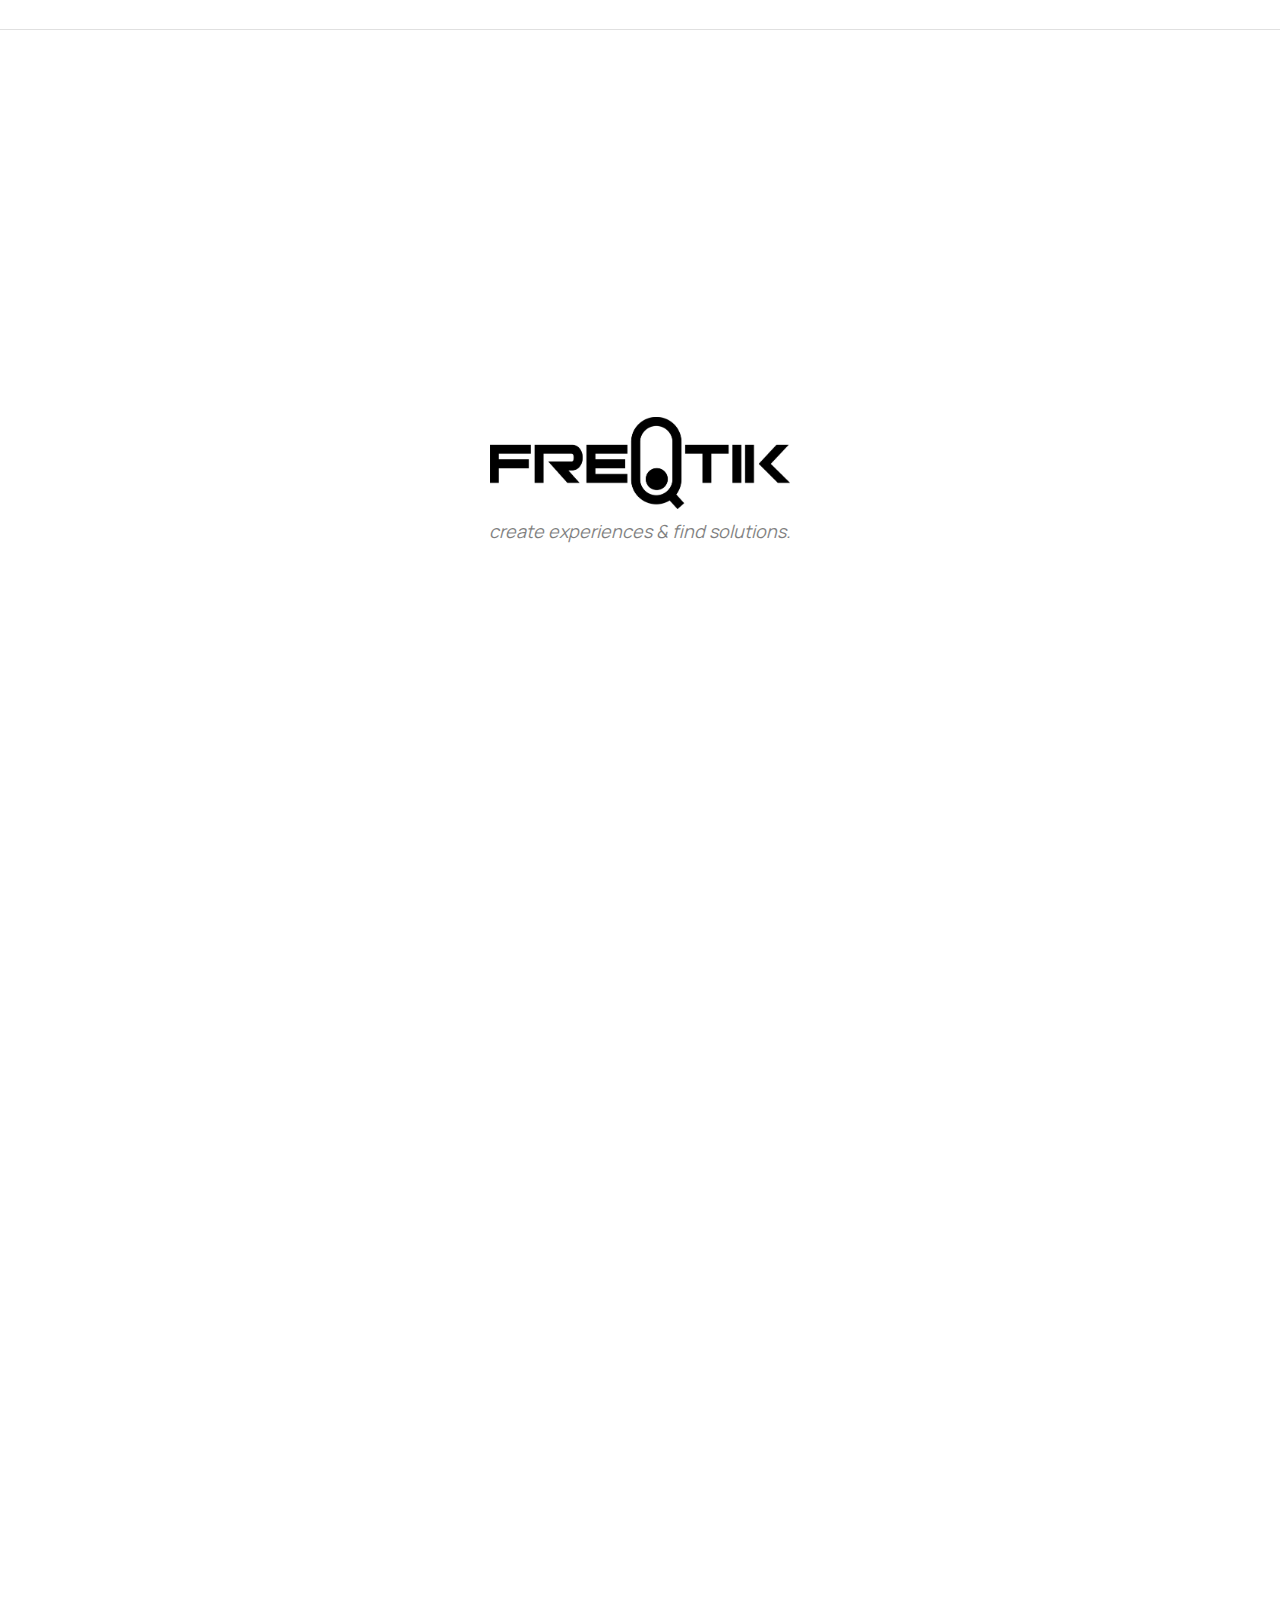
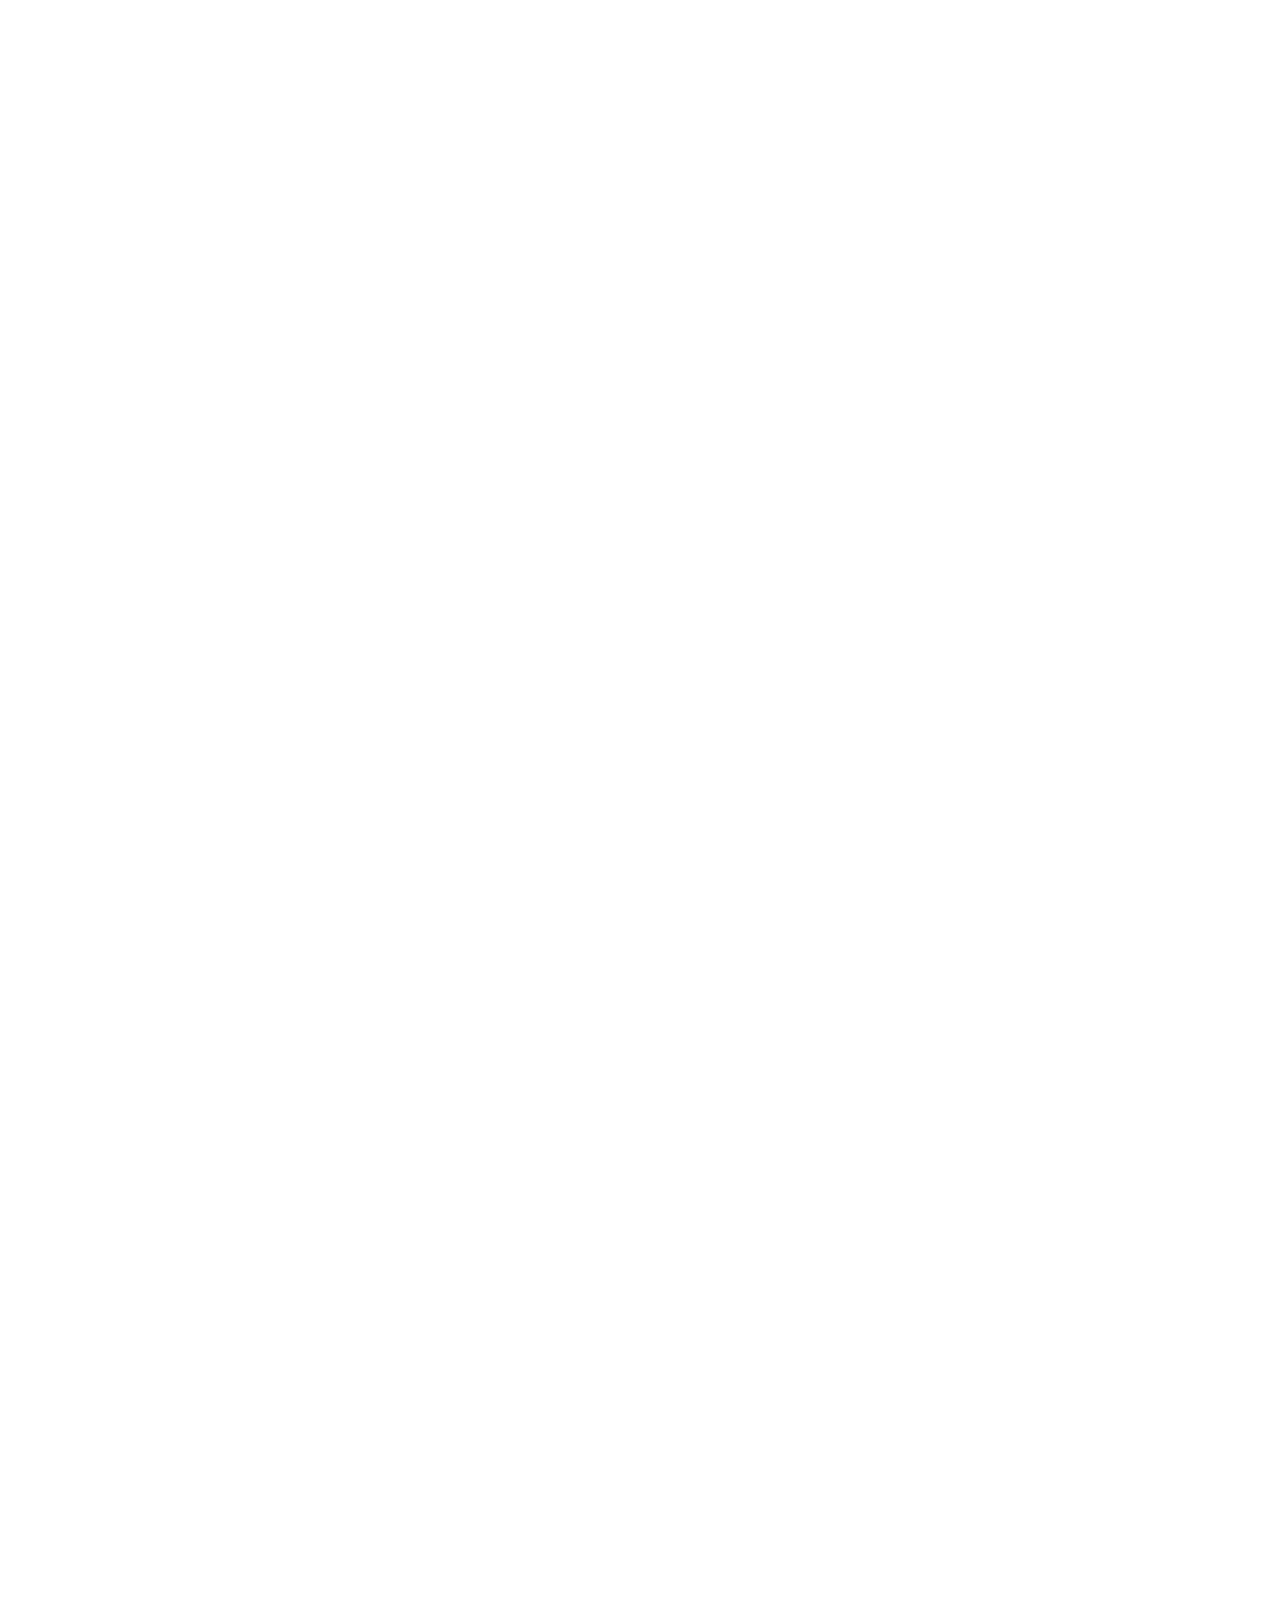
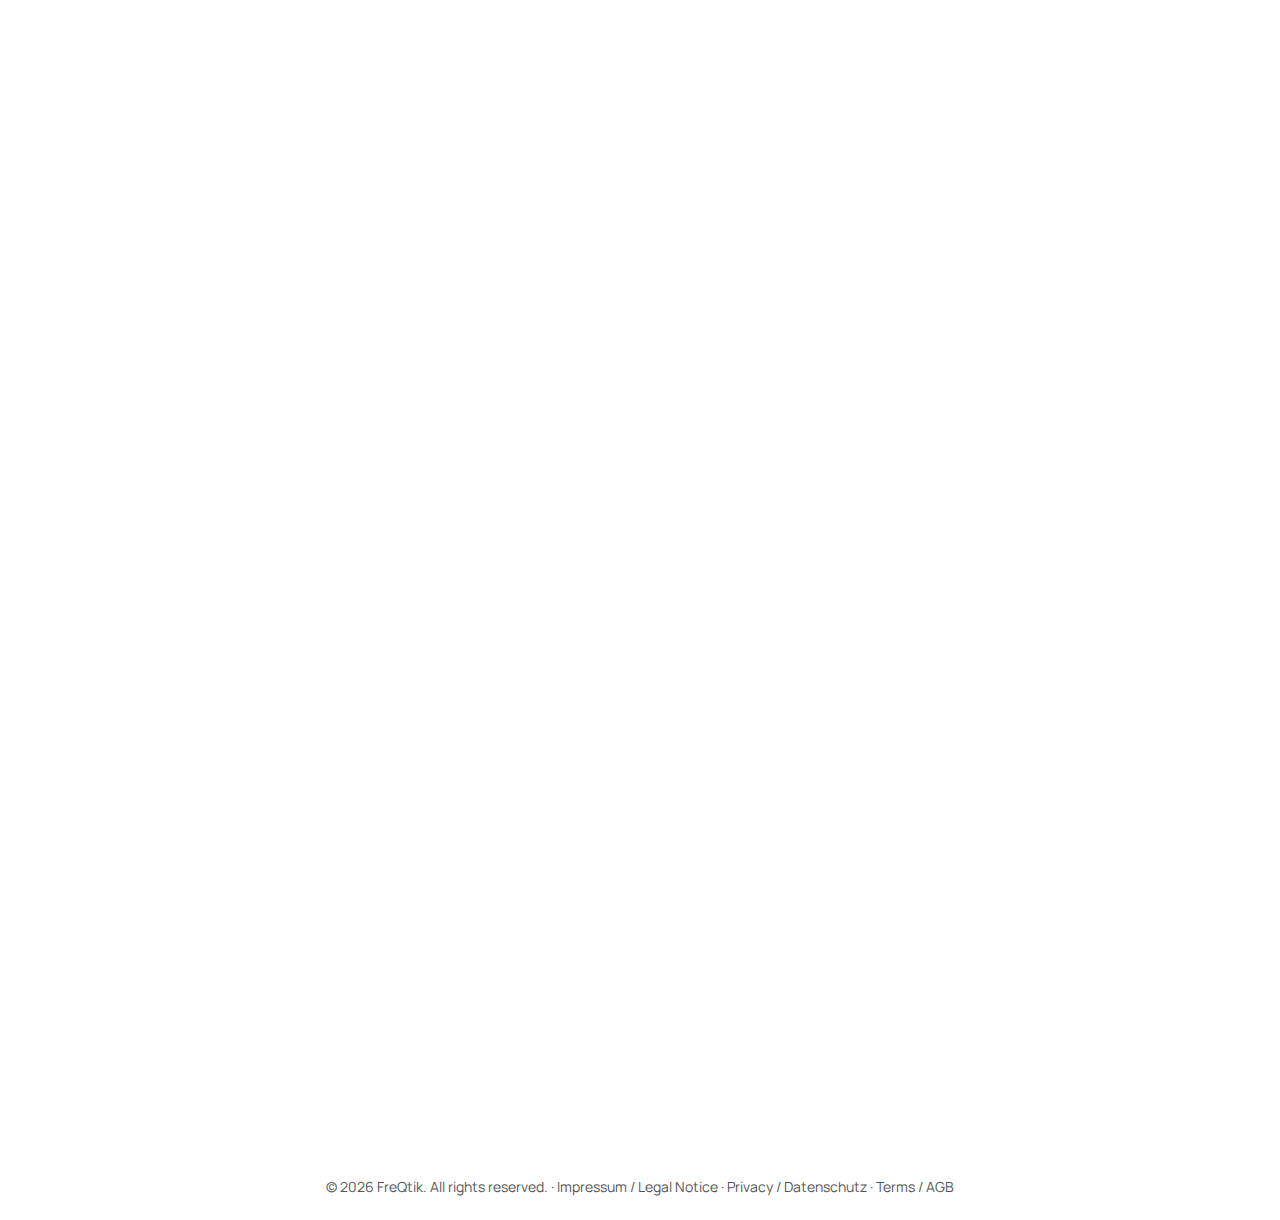
<file: index.html>
<!DOCTYPE html>
<html lang="en">
<head>
  <meta charset="UTF-8" />
  <meta name="viewport" content="width=device-width, initial-scale=1.0" />
  <title>FreQtik</title>
  <link rel="icon" type="image/png" href="QLogoPNGBlack_17x30.png">
  <link href="https://fonts.googleapis.com/css2?family=Manrope:wght@300;600&display=swap" rel="stylesheet">
  <meta name="description" content="FreQtik — one-person studio, building professional audio tools, software solutions and games.">
  <style>
    :root {
      --bg: #fff;
      --text: #000;
      --muted: #666;
      --line: #e0e0e0;
      --shadow: rgba(0,0,0,0.08);
      --accent: #111;
      --accent2:#0b0b0b;
      --header-height: 200px;
      --rad: 14px;
    }
    * { margin:0; padding:0; box-sizing:border-box; font-family:'Manrope',sans-serif; }
    html {
      background:var(--bg); color:var(--text);
      overflow-x:hidden; scroll-behavior:smooth;
      scroll-padding-top:var(--header-height);
    }
    body {
      overflow-x:hidden;
      min-height:100vh;
      display:flex;
      flex-direction:column;
    }
     @media (min-width:901px){
      main > section:first-of-type {
        min-height: calc(100vh - 80px);
      }
    }
    /* INTRO */
    .intro {
      position:fixed; inset:0;
      background:var(--bg);
      display:flex; flex-direction:column;
      justify-content:center; align-items:center;
      z-index:9999;
      transition:opacity 1.5s,filter 1.5s;
    }
    .intro.hidden { opacity:0; filter:blur(8px); pointer-events:none; }
    .intro img { width:300px; max-width:90vw; }
    .intro p { margin-top:10px; font-size:18px; font-style:italic; opacity:0.5; }

    /* HEADER & TOGGLE */
    #menuToggle {
      position:fixed; top:10px; left:10px;
      z-index:200; background:none; border:none;
      font-size:24px; display:none; cursor:pointer;
    }
    header {
      position:fixed; top:0; left:0; right:0;
      background:var(--bg); z-index:100;
      box-shadow:0 4px 10px var(--shadow);
      transition:transform 0.3s;
      overflow:visible;
    }
    .logo-container {
      height:150px; border-bottom:1px solid var(--line);
      display:flex; justify-content:center; align-items:center;
    }
    .logo-button {
      background:none;
      border:none;
      padding:0;
      cursor:pointer;
      display:flex;
      align-items:center;
      justify-content:center;
    }
    .logo-container img {
      height:120px;
    }

    /* NAV */
    nav {
      display:flex; justify-content:center;
      padding:20px 0; border-bottom:1px solid var(--line);
      overflow:visible;
    }
    nav ul {
      display:flex; gap:40px; list-style:none; align-items:center;
    }
    nav ul li { position:relative; }
    nav ul li button, nav ul li a.nav-link {
      background:none; border:none; font-weight:600;
      font-size:16px; color:var(--text);
      padding:8px 16px; cursor:pointer;
      transition:transform 0.2s;
      text-decoration:none;
    }
    nav ul li button:hover,
    nav ul li a.nav-link:hover {
      transform:scale(1.05);
    }

    /* DROPDOWNS */
    .dropdown-content {
      display:none; position:absolute; top:100%; left:0;
      background:var(--bg); border:1px solid var(--line);
      padding:10px 15px; min-width:220px;
      box-shadow:0 4px 8px var(--shadow); z-index:999;
      white-space:nowrap;
    }
    nav ul li.dropdown:last-child .dropdown-content { left:auto; right:0; }

    .dropdown-open .dropdown-content { display:block; animation:fadeIn 0.3s; }

    .dropdown-content a {
      display:block; margin-bottom:12px;
      text-decoration:none; color:var(--text);
      font-size:16px;
      transition:transform 0.15s ease-out;
    }
    .dropdown-content a:last-child { margin-bottom:0; }
    .dropdown-content a:hover {
      transform:scale(1.03);
    }

    @keyframes fadeIn { from{opacity:0;transform:translateY(-5px);} to{opacity:1;transform:translateY(0);} }

    /* CONTENT */
    .content-container {
      padding-top:var(--header-height);
      flex:1 0 auto;
    }
    .responsive-iframe { display:block; width:100%; max-width:600px; height:300px; border:none; }
    section {
      padding:60px 20px; max-width:1100px; margin:auto;
      border-bottom:1px solid var(--line);
      opacity:0; transform:translateY(30px);
      animation:slideIn 0.6s ease forwards;
    }
    @keyframes slideIn { from{opacity:0;transform:translateY(30px);} to{opacity:1;transform:translateY(0);} }
    section h2 { margin-bottom:20px; font-size:32px; border-bottom:1px solid var(--line); padding-bottom:5px; }
    section p, section ul { font-size:16px; line-height:1.65; color:var(--text); }
    section small { color:var(--muted); }
    section ul { list-style: disc; list-style-position: outside; padding-left: 1.15em; }
    .flex-container {
      display:flex; gap:20px; flex-wrap:wrap; justify-content:center; margin-top:20px;
    }
    .flex-container a {
      display:flex; align-items:center; gap:8px; text-decoration:none; font-size:16px; color:var(--text);
      padding:6px 12px; border-bottom:1px solid transparent; transition:border-color 0.3s;
    }
    .flex-container a:hover { border-bottom:1px solid var(--text); }
    .social-icon { width:20px; height:20px; }
/* INCLUDED APPS: image left + no cropping */
.apps-grid{
  display:grid;
  gap:18px;
  grid-template-columns: repeat(2, minmax(0,1fr));
}

@media (max-width:900px){
  .apps-grid{ grid-template-columns: 1fr; }
}

.app-tile{
  display:flex;
  gap:16px;
  align-items:flex-start;
}

.app-tile--wide{
  grid-column: 1 / -1;
}

.app-tile__media{
  flex:0 0 180px;
  max-width:180px;
  border:1px solid var(--line);
  border-radius: var(--rad);
  background:#fff;
  box-shadow:0 2px 10px var(--shadow);
  padding:10px;
}

.app-tile__media img{
  display:block;
  width:100%;
  height:auto;
  object-fit:contain;
}

.app-tile__body{
  min-width:0;
  flex:1;
}

    /* PRODUCT UI */
    .hero{
  display:grid;
  gap:32px;
  align-items:center;

  /* Image left, copy right (desktop) */
  grid-template-columns: minmax(0,1.4fr) minmax(0,2fr);
  grid-template-areas: "media copy";
}

.hero-art{ grid-area: media; }
.hero-copy{ grid-area: copy; }

/* Mobile: stack tiles vertically (image on top, copy below) */
@media (max-width:700px){
  .app-tile{
    flex-direction: column;
    align-items: stretch;
  }
  .app-tile__media{
    flex: 0 0 auto;
    max-width: 100%;
  }
}

/* Mobile: image on top, copy below */
@media (max-width:600px){
  .hero{
    grid-template-columns: 1fr;
    grid-template-areas:
      "media"
      "copy";
  }
}

.hero-art .card img {
      display:block;
      width:100%;
      height:auto;
      object-fit:contain;
    }
    .hero h1 { font-size:40px; line-height:1.1; }
    .tagline { color:var(--muted); font-weight:600; }
    .cta-row { display:flex; gap:12px; flex-wrap:wrap; margin-top:14px; }
    .btn {
      display:inline-flex; align-items:center; justify-content:center;
      padding:10px 16px; border-radius:var(--rad);
      border:1px solid var(--text); background:#fff; color:#000; text-decoration:none; font-weight:600;
      transition:transform .15s, box-shadow .2s, background .2s, color .2s;
      box-shadow:0 2px 6px var(--shadow);
    }
    .btn:hover { transform:translateY(-1px); }
    .btn.primary { background:var(--text); color:#fff; border-color:var(--text); }
    .btn.ghost { border-style:dashed; }
    .grid {
      display:grid; gap:18px; grid-template-columns: repeat(3,1fr);
    }
    .card {
      border:1px solid var(--line); border-radius:var(--rad); padding:18px;
      box-shadow:0 4px 12px var(--shadow);
      background:#fff;
    }
    .card h3 { font-size:20px; margin-bottom:8px; }
    .price { font-weight:800; font-size:26px; margin:8px 0 2px; }
    .sub { color:var(--muted); font-size:13px; }
    .badge { display:inline-block; font-size:12px; padding:4px 8px; border-radius:999px; border:1px solid var(--line); margin-left:8px; color:#333; }
    .popular { border-color:#111; box-shadow:0 8px 20px var(--shadow); position:relative; }
    .popular::after{
      content:"Most popular"; position:absolute; top:10px; right:10px; font-size:11px;
      padding:4px 8px; border:1px solid var(--line); border-radius:999px; background:#fff;
    }
    .matrix { width:100%; border-collapse:collapse; margin-top:8px; }
    .matrix th, .matrix td { border:1px solid var(--line); padding:10px; font-size:14px; text-align:center; }
    .matrix th { background:#fafafa; }
    .muted { color:var(--muted); }
    .kicker { text-transform:uppercase; letter-spacing:.12em; font-weight:800; font-size:12px; color:#333; }
    .note { font-size:13px; color:var(--muted); margin-top:8px; }
    .cols { display:grid; grid-template-columns:1fr 1fr; gap:18px; }
    .list { margin-top:8px; list-style: disc; list-style-position: outside; padding-left: 1.15em; }
    .list li { margin:6px 0; }
    .hr { height:1px; background:var(--line); margin:18px 0; }
    .tiny { font-size:12px; color:var(--muted); }

    /* MEDIA PANE (product images) */
    .media-pane { border:1px solid var(--line); border-radius:var(--rad); overflow:hidden; box-shadow:0 4px 12px var(--shadow); background:#000; display:flex; align-items:center; justify-content:center; aspect-ratio: 16/10; }
    .media-pane img { width:100%; height:100%; object-fit:cover; display:block; filter:saturate(0.95) contrast(1.02); }
    .media-hide { display:none; }

    /* APPLE-LIKE DARK BAND (used for Anvil & Smith tips & Forge) */
    .band-dark {
      padding:80px 0;
      max-width:100%;
      margin:0;
      background:#000;
      color:#f5f5f5;
      border-bottom:none;
    }
    .band-dark .band-inner {
      max-width:1100px;
      margin:0 auto;
      padding:0 20px;
    }
    .band-dark h2 {
      border-bottom:none;
      font-size:32px;
      margin-bottom:6px;
      padding-bottom:0;
      color:#f5f5f5;
    }
    .band-dark .kicker {
      color:#bbb;
    }
    .band-dark p,
    .band-dark li {
      color:#e0e0e0;
    }
    .band-dark .muted {
      color:#9a9a9a;
    }

    .anvil-slides {
      margin-top:32px;
      display:flex;
      gap:16px;
      overflow-x:scroll;
      overflow-y:hidden;
      scroll-snap-type:none;
      padding:24px 0 32px 0;
      -webkit-overflow-scrolling:touch;
      width:100vw;
      margin-left:calc(50% - 50vw); /* full-bleed, like Apple */
      scrollbar-width:none;         /* Firefox hide scrollbar */
      -ms-overflow-style:none;      /* IE/Edge hide scrollbar */
    }
    .anvil-slides::-webkit-scrollbar {
      display:none;                 /* Chrome/Safari hide scrollbar */
    }
        .anvil-dots {
      display:flex;
      justify-content:center;
      gap:8px;
      margin:18px 0 10px;
    }

    .anvil-dot {
      width:8px;
      height:8px;
      border-radius:999px;
      border:1px solid #fff;
      background:rgba(255,255,255,0.4);
      opacity:0.7;
      cursor:pointer;
      padding:0;
      outline:none;
      transition:background 0.2s ease, transform 0.2s ease, opacity 0.2s ease;
    }

    .anvil-dot.is-active {
      background:#fff;
      opacity:1;
      transform:scale(1.15);
    }

    .anvil-slide {
      flex:0 0 82%;
      max-width:460px;
      scroll-snap-align:start;
      background:radial-gradient(circle at top left, #222 0, #111 40%, #050505 100%);
      border-radius:var(--rad);
      padding:20px 18px 22px;
      border:1px solid rgba(255,255,255,0.08);
      box-shadow:0 20px 50px rgba(0,0,0,0.85);
      transition:
        transform 0.35s ease,
        box-shadow 0.35s ease,
        border-color 0.35s ease,
        background 0.35s ease;
    }
    .anvil-slide h3 {
      font-size:20px;
      margin-bottom:8px;
      color:#fdfdfd;
    }
    .anvil-slide p {
      font-size:15px;
      margin-bottom:8px;
    }
    .anvil-slide ul.list {
      margin-top:6px;
      padding-left:0;
      list-style:none;
    }
    .anvil-slide ul.list li::before {
      content:"•";
      display:inline-block;
      margin-right:6px;
      color:#cfcfcf;
    }
    .anvil-slide:hover {
      transform:translateY(-6px) scale(1.01);
      box-shadow:0 26px 70px rgba(0,0,0,0.95);
      border-color:rgba(255,255,255,0.32);
      background:radial-gradient(circle at top left, #303030 0, #141414 40%, #050505 100%);
    }

    .band-pill {
      display:inline-flex;
      align-items:center;
      padding:4px 10px;
      border-radius:999px;
      border:1px solid rgba(255,255,255,0.14);
      font-size:11px;
      text-transform:uppercase;
      letter-spacing:.16em;
      margin-bottom:10px;
      color:#cfcfcf;
    }

    .band-dark small {
      color:#7a7a7a;
    }

    @media (min-width:900px){
      .anvil-slide { flex-basis:30%; }
    }
            /* IMPULSE ANVIL – ANATOMY SECTION */
    .anatomy-band {
      border-bottom:none;
      padding-top:80px;
      padding-bottom:80px;
    }

    .plugin-anatomy {
      display:grid;
      grid-template-columns:minmax(0, 1.1fr) minmax(0, 1fr);
      gap:32px;
      align-items:start;
      margin-top:32px;
    }

    .plugin-anatomy__image-wrap {
      position:sticky;
      top:120px;
      align-self:flex-start;
      overflow:visible;
    }

    .plugin-anatomy__image-inner {
      position:relative;
      border-radius:var(--rad);
      overflow:hidden;
      box-shadow:0 24px 70px rgba(0,0,0,0.9);
      background:#000;
      max-width:700px;
      margin:0 auto;
      aspect-ratio: 950 / 640;
      transition:transform 0.5s ease;
    }

    .plugin-anatomy__img {
      display:block;
      width:100%;
      height:100%;
      position:absolute;
      inset:0;
      object-fit:cover;
    }

    .plugin-anatomy__img--blur {
      filter:blur(2px) saturate(0.9);
      opacity:0.85;
    }

    .plugin-anatomy__img--focus {
      opacity:1;
      transition:clip-path 0.4s ease, opacity 0.4s ease;
      clip-path:inset(40% 40% 40% 40%);
    }

    .plugin-anatomy__focus-box {
      position:absolute;
      border:1px solid rgba(255,255,255,0.85);
      box-shadow:0 0 0 1px rgba(0,0,0,0.6);
      border-radius:10px;
      pointer-events:none;
      transition:all 0.4s ease;
    }

    .plugin-anatomy__focus-line {
      position:absolute;
      height:2px;
      background:rgba(255,255,255,0.9);
      transform-origin:left center;
      pointer-events:none;
      transition:all 0.4s ease;
    }

    .plugin-anatomy__steps {
      position:relative;
      margin-top:16px;
      transition:height 0.3s ease;
    }

    .plugin-anatomy__dots {
      display:flex;
      justify-content:center;
      gap:10px;
      margin:22px auto 8px;
    }
    .plugin-anatomy__dot {
      width:10px;
      height:10px;
      border-radius:999px;
      border:2px solid #fff;
      background:#fff;
      cursor:pointer;
      padding:0;
      outline:none;
      transition:background 0.2s, transform 0.2s, border-color 0.2s, opacity 0.2s;
      opacity:0.75;
    }
    .plugin-anatomy__dot.is-active {
      background:#000;
      border-color:#fff;
      opacity:1;
      transform:scale(1.15);
    }

        .anatomy-step {
      position:absolute;
      inset:0;
      padding:16px 18px;
      border-radius:14px;
      border:none;
      background:#050505;
      box-shadow:0 14px 40px rgba(0,0,0,0.7);
      opacity:0;
      transform:translateY(12px);
      transition:opacity 0.35s ease, transform 0.35s ease, box-shadow 0.35s ease;
      pointer-events:none;
    }


    .anatomy-step h3 {
      font-size:18px;
      margin-bottom:6px;
      color:#fdfdfd;
    }

    .anatomy-step p,
    .anatomy-step li {
      font-size:14px;
      color:#dedede;
    }

    .anatomy-step.is-active {
      opacity:1;
      transform:translateY(0);
      box-shadow:0 22px 55px rgba(0,0,0,0.95);
      pointer-events:auto;
    }

    .anatomy-step ul {
      list-style:none;
      margin-top:6px;
      padding-left:0;
    }
    .anatomy-step ul li::before {
      content:"•";
      display:inline-block;
      margin-right:6px;
      color:#cfcfcf;
    }

        @media (max-width:900px){
      .plugin-anatomy {
        grid-template-columns:1fr;
      }

      .plugin-anatomy__image-wrap {
        position:static;
        margin-bottom:16px;
      }

      
      /* Anatomy cards: let them size naturally on mobile */
      .plugin-anatomy__steps {
        position:relative;
        height:auto !important;
      }
            .anvil-slides {
        scroll-snap-type:x mandatory;
        -webkit-overflow-scrolling:touch;
      }

      .anvil-slide {
        scroll-snap-align:center;
      }

      .anatomy-step {
        position:relative;
        display:none;        /* hide non-active cards from layout */
      }
      .anatomy-step.is-active {
        display:block;       /* only the active one is visible & takes space */
      }
          /* Hide the dynamic stripe on mobile; keep only the highlight box */
      .plugin-anatomy__focus-line {
        display:none;
      }
    }



    /* FOOTER */
    footer {
      padding:24px 16px;
      text-align:center;
      font-size:14px;
      color:#555;
      flex-shrink:0;
    }
    footer a { color:inherit; text-decoration:none; border-bottom:1px solid transparent; }
    footer a:hover { border-bottom-color:#888; }

    /* MOBILE */
    @media (max-width:600px) {
      :root { --header-height:110px; }

      html { font-size:90%; }

      .logo-container { height:72px; }
      .logo-container img { height:56px; }

      nav { padding:8px 0; }
      nav ul { flex-wrap:wrap; gap:6px; }
      nav ul li { flex:1 1 33%; text-align:center; }
      nav ul li button,
      nav ul li a.nav-link {
        padding:6px 8px;
        font-size:13px;
      }
      .dropdown-content {
        width:auto; margin-top:8px; text-align:center;
      }

      #menuToggle { top:6px; font-size:20px; }

      .hero {
        grid-template-columns:1fr;
      }
      .hero h1 { font-size:32px; }

      .cols {
        grid-template-columns:1fr;
      }

      .anvil-slide {
        flex-basis:90%;
      }

      .grid {
        grid-template-columns:1fr;
      }
    }
  </style>

  <!-- Organization JSON-LD -->
  <script type="application/ld+json">
  {
    "@context": "https://schema.org",
    "@type": "Organization",
    "name": "FreQtik",
    "url": "https://freqtik.com",
    "logo": "https://freqtik.com/FreQtikBlackLogo.png",
    "email": "mailto:freqtiksup@gmail.com",
    "address": {
      "@type": "PostalAddress",
      "streetAddress": "Wilhelm Leuschner Str. 93",
      "postalCode": "63263",
      "addressLocality": "Neu Isenburg",
      "addressCountry": "DE"
    },
    "sameAs": [
      "https://www.youtube.com/@FreQtik",
      "https://www.instagram.com/freqtik/",
      "https://open.spotify.com/artist/7sbdoA5VGDrbEjY3AngmgK"
    ]
  }
  </script>

    <!-- Product JSON-LD: Impulse Anvil -->
  <script type="application/ld+json">
  {
    "@context":"https://schema.org",
    "@type":"SoftwareApplication",
    "applicationCategory":"AudioApplication",
    "operatingSystem":"Windows 10/11 (64-bit)",
    "name":"Impulse Anvil",
    "description":"VST3 IR-morphing and design workstation with spectral/time morphing, Color/Fractal stages, and bake-to-IR export."
    "offers":{
      "@type":"AggregateOffer",
      "lowPrice":"39",
      "highPrice":"79",
      "priceCurrency":"EUR"
    }
  }
  </script>

  <!-- Product JSON-LD: Impulse Forge -->
  <script type="application/ld+json">
  {
    "@context":"https://schema.org",
    "@type":"SoftwareApplication",
    "applicationCategory":"AudioApplication",
    "operatingSystem":"Windows 10/11 (64-bit)",
    "name":"Impulse Forge",
    "description":"Acoustic editor for building rooms, importing meshes, simulating acoustics and baking impulse responses.",
    "offers":{
      "@type":"Offer",
      "price":"89",
      "priceCurrency":"EUR"
    }
  }
  </script>

  


</head>
<body>

  <button id="menuToggle" aria-label="Open menu" title="Open menu">☰</button>

  <div class="intro" id="intro" aria-hidden="true">
    <img src="FreQtikBlackLogo.png" alt="FreQtik Logo" />
    <p>create experiences & find solutions.</p>
  </div>

  <header id="mainHeader" role="banner">
    <div class="logo-container">
      <button class="logo-button" type="button" onclick="loadFeed('impulse'); closeDropdowns();">
        <img src="FreQtikBlackLogo.png" id="scrollLogo" alt="FreQtik Logo">
      </button>
    </div>
    <nav role="navigation" aria-label="Main">
  <ul>
    <!-- Audio Tools menu -->
    <li class="dropdown">
      <button onclick="toggleDropdown(this)" type="button" aria-haspopup="true" aria-expanded="false">Audio Tools</button>
      <div class="dropdown-content" role="menu" aria-label="Audio Tools">
        <a href="#" onclick="loadFeed('impulse');closeDropdowns();return false;">Impulse (All)</a>
        <a href="#" onclick="loadFeed('anvil');closeDropdowns();return false;">Impulse Anvil (VST3)</a>
        <a href="#" onclick="loadFeed('forge');closeDropdowns();return false;">Impulse Forge (Acoustic Editor)</a>
        <a href="#" onclick="loadFeed('smith');closeDropdowns();return false;">Impulse Smith Suite (Installer)</a>
      </div>
    </li>

    <li><button onclick="loadFeed('downloads')" type="button">Downloads</button></li>
    <li><button onclick="loadFeed('docs')" type="button">Docs &amp; FAQ</button></li>
    <li><button onclick="loadFeed('socials')" type="button">Connect</button></li>

    <!-- About & personal projects on the far right -->
    <li class="dropdown">
      <button onclick="toggleDropdown(this)" type="button" aria-haspopup="true" aria-expanded="false">About & Projects</button>
      <div class="dropdown-content" role="menu" aria-label="About & Projects">
        <a href="#" onclick="loadFeed('about');closeDropdowns();return false;">About FreQtik</a>

        <a href="#" onclick="loadFeed('ltb');closeDropdowns();return false;">Games · Learning to Bear</a>
        <a href="#" onclick="loadFeed('aim');closeDropdowns();return false;">Games · Aim Trainer Bee Pro</a>
        <a href="aimgame.html" onclick="closeDropdowns()">Games · UFO Clicker</a>

        <a href="#" onclick="loadFeed('youtube');closeDropdowns();return false;">Music · YouTube</a>
        <a href="#" onclick="loadFeed('spotify');closeDropdowns();return false;">Music · Spotify</a>
      </div>
    </li>
  </ul>
</nav>

  </header>

  <div class="content-container" id="mainContent" role="main"></div>

  <footer role="contentinfo">
    <div>© <span id="yearSpan"></span> FreQtik. All rights reserved. ·
      <a href="#" onclick="loadFeed('impressum');return false;">Impressum / Legal Notice</a> ·
      <a href="/privacy.html">Privacy / Datenschutz</a> ·
      <a href="/terms.html">Terms / AGB</a>
    </div>
  </footer>

  <script>
    "use strict";

    /** steam app IDs (immutable) */
    const STEAM_IDS = Object.freeze({ ltb:2789890, aim:3666950 });
    const IMPULSE_SUITE_DOWNLOAD = '' /*'https://github.com/FreQtik/impulse-smith-suite/releases/download/v1.0.0/ImpulseSmith_Suite_Installer_1.0.0.exe';*/

    const introEl   = document.getElementById('intro');
    const headerEl  = document.getElementById('mainHeader');
    const toggleBtn = document.getElementById('menuToggle');
    const mainEl    = document.getElementById('mainContent');

    let lastY = window.scrollY;

    /* Dropdown helpers */
    function toggleDropdown(btn) {
      const li = btn.parentElement;
      if (!li) return;
      const isOpen = li.classList.toggle('dropdown-open');
      btn.setAttribute('aria-expanded', String(isOpen));
      document.querySelectorAll('nav .dropdown').forEach(d => {
        if (d !== li) {
          d.classList.remove('dropdown-open');
          const b = d.querySelector('button');
          if (b) b.setAttribute('aria-expanded', 'false');
        }
      });
    }
    function closeDropdowns() {
      document.querySelectorAll('nav .dropdown').forEach(d => {
        d.classList.remove('dropdown-open');
        const b = d.querySelector('button');
        if (b) b.setAttribute('aria-expanded', 'false');
      });
    }

    /* Close dropdowns when clicking anywhere outside nav dropdowns */
    document.addEventListener('click', (event) => {
      const target = event.target;
      // If click is not inside a nav dropdown, close all
      if (!target.closest('nav .dropdown')) {
        closeDropdowns();
      }
    });

    /* Tiny util */
    function escapeHtml(str){
      return String(str)
        .replaceAll('&','&amp;')
        .replaceAll('<','&lt;')
        .replaceAll('>','&gt;')
        .replaceAll('"','&quot;')
        .replaceAll("'","&#39;");
    }

    /* Product building blocks (with image support) */
    function productHero(opts){
  return `
  <section id="${opts.id}">
    <div class="hero">
      <div class="hero-art">
        <div class="card">
          <img src="${opts.img}" alt="${opts.title} UI preview" loading="lazy">
        </div>
      </div>

      <div class="hero-copy">
        <span class="kicker">${opts.kicker}</span>
        <h1>${opts.title}</h1>
        <p class="tagline">${opts.tagline}</p>

        <div class="cta-row">
          ${opts.buyHref && opts.priceFrom ? `
          <a class="btn primary"
             href="${opts.buyHref}"
             target="_blank"
             rel="noopener"
             aria-label="Buy ${opts.title}">
            Buy from €${opts.priceFrom}
          </a>` : ''}

          <a class="btn"
             href="${opts.demoHref}"
             target="_blank"
             rel="noopener"
             aria-label="${opts.secondaryCtaLabel || ('Try ' + opts.title + ' demo')}">
            ${opts.secondaryCtaLabel || 'Try Demo'}
          </a>

          ${opts.docsHref ? `<a class="btn ghost" href="${opts.docsHref}" onclick="loadFeed('docs');">Docs</a>` : ''}
        </div>

        <p class="note">${opts.req}</p>
      </div>
    </div>
  </section>`;
}



    function pricingGrid(title, plans){
      return `
      <section>
        <h2>${title}</h2>
        <div class="grid">
          ${plans.map(p=>`
            <div class="card ${p.popular?'popular':''}">
              <h3>${p.name}${p.badge?` <span class="badge">${p.badge}</span>`:''}</h3>
              <div class="price">€${p.price}</div>
              <div class="sub muted">${p.subtitle}</div>
              <div class="hr"></div>
              <ul class="list">
                ${p.points.map(pt=>`<li>${escapeHtml(pt)}</li>`).join('')}
              </ul>
              <div class="hr"></div>
              <div class="cta-row">
                <a class="btn primary" href="${p.buyHref}" target="_blank" rel="noopener">Buy</a>
                <a class="btn" href="${p.demoHref}" target="_blank" rel="noopener">Demo</a>
              </div>
              ${p.foot?`<div class="note">${p.foot}</div>`:''}
            </div>
          `).join('')}
        </div>
      </section>`;
    }

    function featureMatrix(title, cols, rows){
      return `
      <section>
        <h2>${title}</h2>
        <div class="card">
          <table class="matrix" aria-describedby="matrix-desc">
            <caption id="matrix-desc" class="tiny" style="caption-side:bottom;text-align:left;padding-top:8px;">Feature comparison across versions</caption>
            <thead>
              <tr>
                <th style="text-align:left">Feature</th>
                ${cols.map(c=>`<th>${escapeHtml(c)}</th>`).join('')}
              </tr>
            </thead>
            <tbody>
              ${rows.map(r=>`
                <tr>
                  <td style="text-align:left">${escapeHtml(r.name)}</td>
                  ${r.cells.map(c=>`<td>${c}</td>`).join('')}
                </tr>
              `).join('')}
            </tbody>
          </table>
        </div>
      </section>`;
    }

        function demoSection(items){
      return `
      <section>
        <h2>Demo & Licensing</h2>
        <div class="cols">
          <div class="card">
            <h3>Demo Limits</h3>
            <ul class="list">
              ${items.map(i=>`<li><strong>${escapeHtml(i.name)}:</strong> ${escapeHtml(i.detail)}</li>`).join('')}
            </ul>
          </div>
          <div class="card">
            <h3>License & Installer</h3>
            <ul class="list">
              <li>Perpetual license · 12 months of updates included</li>
              <li>2 seats per license (e.g. studio PC + laptop)</li>
              <li>Installer required for folder structure <span class="muted">(code-signing planned)</span></li>
              <li>Windows 10/11 (64-bit). Anvil: VST3 host · Forge: Acoustic Editor</li>
            </ul>
          </div>
        </div>
      </section>`;
    }


                /* Auto-scrolling slides (Anvil highlight band) */
    function initAutoSlides() {
      const sliders = mainEl.querySelectorAll('.anvil-slides');

      sliders.forEach(slidesEl => {
        if (!slidesEl || slidesEl.dataset.scrollInit === '1')
          return;

        slidesEl.dataset.scrollInit = '1';

        const isMobile = window.matchMedia('(max-width: 900px)').matches;
        const cards = Array.from(slidesEl.children);
        if (!cards.length) return;

        const dotsContainer = slidesEl.previousElementSibling;
        const dots = dotsContainer && dotsContainer.classList.contains('anvil-dots')
          ? Array.from(dotsContainer.querySelectorAll('.anvil-dot'))
          : [];

        let currentIdx = 0;           // which slide is "active"
        const state = {
          pos: slidesEl.scrollLeft || 0,
          speed: 0.25,
          auto: !isMobile,            // auto-scroll only on desktop
          animating: false
        };

        // Helper: mark active dot
        function setActiveDot(index) {
          dots.forEach(dot => {
            const idx = parseInt(dot.dataset.index, 10);
            dot.classList.toggle('is-active', idx === index);
          });
        }

        // Helper: smooth scroll to center a given card index
        function animateScrollToIndex(targetIdx) {
          const card = cards[targetIdx];
          if (!card) return;

          currentIdx = targetIdx;
          setActiveDot(currentIdx);

          const container = slidesEl;
          const containerRect = container.getBoundingClientRect();
          const cardRect = card.getBoundingClientRect();
          const startScroll = container.scrollLeft;
          const targetScroll = startScroll +
            (cardRect.left - containerRect.left) -
            (containerRect.width - cardRect.width) / 2;

          const duration = 400;
          const startTime = (window.performance && performance.now()) || Date.now();

          state.animating = true;

          function frame(now) {
            const t = Math.min(1, ((now || Date.now()) - startTime) / duration);
            const eased = t < 0.5 ? 2 * t * t : 1 - Math.pow(-2 * t + 2, 2) / 2;
            container.scrollLeft = startScroll + (targetScroll - startScroll) * eased;

            if (t < 1) {
              requestAnimationFrame(frame);
            } else {
              state.animating = false;
              state.pos = container.scrollLeft; // auto-scroll resumes from here
            }
          }
          requestAnimationFrame(frame);
        }

        /* ------------------- MOBILE / TABLET ------------------- */
        if (isMobile) {
          // Native swipe + scroll-snap, no auto-scroll; support endless tap-through via cards/dots.
          cards.forEach((card, idx) => {
            card.addEventListener('click', () => {
              let targetIdx = idx;
              if (targetIdx === currentIdx) {
                // tapping same card again -> go to next in a loop
                targetIdx = (targetIdx + 1) % cards.length;
              }
              animateScrollToIndex(targetIdx);
            });
          });

          dots.forEach(dot => {
            dot.addEventListener('click', () => {
              const idx = parseInt(dot.dataset.index, 10);
              let targetIdx = idx;
              if (targetIdx === currentIdx) {
                targetIdx = (targetIdx + 1) % cards.length;
              }
              animateScrollToIndex(targetIdx);
            });
          });

          setActiveDot(0);
          return; // no JS auto-scroll on mobile
        }

        /* ------------------- DESKTOP ------------------- */

        // Click card: center it (first click), then loop to next if you keep clicking it
        cards.forEach((card, idx) => {
          card.addEventListener('click', () => {
            let targetIdx = idx;
            if (targetIdx === currentIdx) {
              targetIdx = (targetIdx + 1) % cards.length;
            }
            state.auto = false;
            animateScrollToIndex(targetIdx);
          });
        });

        // Click dot: same endless-loop behaviour
        dots.forEach(dot => {
          dot.addEventListener('click', () => {
            const idx = parseInt(dot.dataset.index, 10);
            let targetIdx = idx;
            if (targetIdx === currentIdx) {
              targetIdx = (targetIdx + 1) % cards.length;
            }
            state.auto = false;
            animateScrollToIndex(targetIdx);
          });
        });

        // Hover: pause auto-scroll; leaving: resume from *current* position
        slidesEl.addEventListener('mouseenter', () => {
          state.auto = false;
        });
        slidesEl.addEventListener('mouseleave', () => {
          state.auto = true;
        });

        // No wheel handler: do not hijack vertical scroll.

        function step() {
          if (!document.body.contains(slidesEl)) return;

          if (state.animating) {
            // Let the animation control scrollLeft; keep pos in sync
            state.pos = slidesEl.scrollLeft;
          } else if (state.auto) {
            // Gentle auto-scroll, starting from last position
            state.pos += state.speed;
            const maxScroll = slidesEl.scrollWidth - slidesEl.clientWidth;
            if (state.pos > maxScroll + 20) {
              state.pos = 0;
            }
            slidesEl.scrollLeft = state.pos;
          } else {
            // Auto paused: keep our pos in sync with manual movement
            state.pos = slidesEl.scrollLeft;
          }

          requestAnimationFrame(step);
        }

        // Initialize dots and start auto-scroll
        setActiveDot(0);
        requestAnimationFrame(step);
      });
    }




        /* IMPULSE ANVIL – ANATOMY HIGHLIGHTING */

    const anatomyFeatureMap = {
      global:  { top:0.03, left:0.02, width:0.36, height:0.30 },  // top-left: bypass, wet, normalize, levels
      ira:     { top:0.24, left:0.03, width:0.40, height:0.70 },  // left IR A panel
      irb:     { top:0.21, left:0.58, width:0.40, height:0.73 },  // right IR B panel
      morph:   { top:0.16, left:0.32, width:0.34, height:0.70 },  // central morph module
      fractal: { top:0.63, left:0.03, width:0.94, height:0.32 }   // bottom color/fractal rows
    };

    const anatomyLayoutMap = {
      global:{ shift:0 },
      ira:   { shift:-24 },
      irb:   { shift:24 },
      morph: { shift:0 },
      fractal:{ shift:0 }
    };

            function updateAnatomyHighlight(featureKey){
      const anatomy = mainEl.querySelector('.plugin-anatomy');
      if (!anatomy) return;

      const area = anatomyFeatureMap[featureKey];
      if (!area) return;

      const wrap     = anatomy.querySelector('.plugin-anatomy__image-wrap');
      const inner    = anatomy.querySelector('.plugin-anatomy__image-inner');
      const focusImg = anatomy.querySelector('.plugin-anatomy__img--focus');
      const box      = anatomy.querySelector('.plugin-anatomy__focus-box');
      const line     = anatomy.querySelector('.plugin-anatomy__focus-line');

      if (!wrap || !inner || !focusImg || !box || !line) return;

      const isMobile = window.matchMedia('(max-width: 900px)').matches;

      const layout = anatomyLayoutMap[featureKey] || { shift:0 };
      if (isMobile) {
        // Mobile: keep plugin centered, no side movement
        inner.style.transform = 'translateX(0px)';
      } else {
        // Desktop: gently shift plugin left/right per feature
        inner.style.transform = `translateX(${layout.shift}px)`;
      }

      const innerRect = inner.getBoundingClientRect();
      const wrapRect  = wrap.getBoundingClientRect();

      const x = innerRect.width  * area.left;
      const y = innerRect.height * area.top;
      const w = innerRect.width  * area.width;
      const h = innerRect.height * area.height;

      const topInset    = 100 * area.top;
      const rightInset  = 100 * (1 - area.left - area.width);
      const bottomInset = 100 * (1 - area.top  - area.height);
      const leftInset   = 100 * area.left;
      focusImg.style.clipPath = `inset(${topInset}% ${rightInset}% ${bottomInset}% ${leftInset}%)`;

      box.style.left   = `${x}px`;
      box.style.top    = `${y}px`;
      box.style.width  = `${w}px`;
      box.style.height = `${h}px`;

      let startX, startY, endX, endY;

      if (isMobile) {
        // MOBILE:
        // Use the real box position so the line always starts exactly at the highlighted area.
        const boxRect  = box.getBoundingClientRect();

        // Start at bottom-center of the highlight box (in wrap coordinates)
        startX = boxRect.left - wrapRect.left + boxRect.width / 2;
        startY = boxRect.bottom - wrapRect.top;

        // Short vertical pointer downwards toward the text
        endX   = startX;
        endY   = startY + 32; // adjust length if you want longer/shorter pointer
      } else {
        // DESKTOP:
        // Line from right edge of highlight into the text column
        startX = innerRect.left - wrapRect.left + x + w + 6;
        startY = innerRect.top  - wrapRect.top + y + h/2;
        endX   = wrapRect.width + 40; // 40px into the text column
        endY   = startY;
      }

      const dx = endX - startX;
      const dy = endY - startY;
      const length = Math.sqrt(dx*dx + dy*dy);
      const angle  = Math.atan2(dy, dx) * 180 / Math.PI;

      line.style.left  = `${startX}px`;
      line.style.top   = `${startY}px`;
      line.style.width = `${length}px`;
      line.style.transform = `rotate(${angle}deg)`;
    }



                    function initAnatomy(){
      const anatomy = mainEl.querySelector('.plugin-anatomy');
      if (!anatomy) return;

      const steps = Array.from(anatomy.querySelectorAll('.anatomy-step'));
      if (!steps.length) return;

      const bandRoot = anatomy.closest('.anatomy-band') || anatomy;
      const dots  = Array.from(bandRoot.querySelectorAll('.plugin-anatomy__dot'));
      const stepsContainer = anatomy.querySelector('.plugin-anatomy__steps');

      const featureOrder = ['global','ira','irb','morph','fractal'];
      let currentIndex = 0;

      const isMobile = window.matchMedia('(max-width: 900px)').matches;

      // Throttle for all step-like gestures (wheel, swipe, keys)
      const STEP_DELAY = 350; // ms
      let lastStepTime = 0;
      function canStep(){
        const now = (window.performance && performance.now) ? performance.now() : Date.now();
        if (now - lastStepTime < STEP_DELAY) return false;
        lastStepTime = now;
        return true;
      }

      // Clear any previous timer (if user switched sections)
      if (window.__anatomyTimer) {
        clearInterval(window.__anatomyTimer);
        window.__anatomyTimer = null;
      }

      function setActiveByIndex(idx) {
        if (idx < 0 || idx >= featureOrder.length) return;
        currentIndex = idx;
        const feature = featureOrder[currentIndex];

        let activeStep = null;
        steps.forEach(step => {
          const on = step.getAttribute('data-feature') === feature;
          step.classList.toggle('is-active', on);
          if (on) activeStep = step;
        });

        dots.forEach(dot => {
          const on = dot.getAttribute('data-target') === feature;
          dot.classList.toggle('is-active', on);
        });

        if (activeStep && stepsContainer) {
          // Desktop uses fixed-height container; on mobile height:auto !important
          stepsContainer.style.height = activeStep.offsetHeight + 'px';
          requestAnimationFrame(() => {
            stepsContainer.style.height = activeStep.offsetHeight + 'px';
          });
        }

        updateAnatomyHighlight(feature);
      }

      function restartTimer() {
        if (!isMobile) return; // auto-advance only on mobile
        if (window.__anatomyTimer) {
          clearInterval(window.__anatomyTimer);
        }
        window.__anatomyTimer = setInterval(() => {
          const nextIdx = (currentIndex + 1) % featureOrder.length;
          setActiveByIndex(nextIdx);
        }, 12000); // ~12 seconds per feature
      }

      // Dots: jump directly to a feature (no heavy throttle needed)
      dots.forEach(dot => {
        dot.addEventListener('click', () => {
          const feature = dot.getAttribute('data-target');
          const idx = featureOrder.indexOf(feature);
          if (idx !== -1) {
            setActiveByIndex(idx);
            restartTimer();
          }
        });
      });

      // Wheel inside the anatomy band: step through features on desktop
      const band = bandRoot;
      band.addEventListener('wheel', (ev) => {
        const delta = ev.deltaY || ev.detail || 0;
        if (!delta) return;

        const atFirst = currentIndex === 0;
        const atLast  = currentIndex === featureOrder.length - 1;

        if (delta > 0 && !atLast) {
          if (!canStep()) { ev.preventDefault(); return; }
          ev.preventDefault();
          setActiveByIndex(currentIndex + 1);
          restartTimer();
        } else if (delta < 0 && !atFirst) {
          if (!canStep()) { ev.preventDefault(); return; }
          ev.preventDefault();
          setActiveByIndex(currentIndex - 1);
          restartTimer();
        } else {
          // At edges: let normal page scroll continue
        }
      }, { passive:false });

      // Mobile swipe: swipe left/right to move features, throttled
      if (isMobile) {
        let touchStartX = null;
        let touchStartY = null;

        band.addEventListener('touchstart', (ev) => {
          const t = ev.touches[0];
          touchStartX = t.clientX;
          touchStartY = t.clientY;
        }, { passive:true });

        band.addEventListener('touchend', (ev) => {
          if (touchStartX == null || touchStartY == null) return;
          const t = ev.changedTouches[0];
          const dx = t.clientX - touchStartX;
          const dy = t.clientY - touchStartY;
          touchStartX = touchStartY = null;

          if (Math.abs(dx) > 40 && Math.abs(dx) > Math.abs(dy)) {
            if (!canStep()) return;

            if (dx < 0 && currentIndex < featureOrder.length - 1) {
              setActiveByIndex(currentIndex + 1);
            } else if (dx > 0 && currentIndex > 0) {
              setActiveByIndex(currentIndex - 1);
            }
            restartTimer();
          }
        }, { passive:true });
      }

      // Optional keyboard nav (also throttled)
      band.addEventListener('keydown', (ev) => {
        if (ev.key === 'ArrowDown') {
          if (currentIndex < featureOrder.length - 1 && canStep()) {
            ev.preventDefault();
            setActiveByIndex(currentIndex + 1);
            restartTimer();
          }
        } else if (ev.key === 'ArrowUp') {
          if (currentIndex > 0 && canStep()) {
            ev.preventDefault();
            setActiveByIndex(currentIndex - 1);
            restartTimer();
          }
        }
      });

      // Initialise: first card & first dot, plugin aligned
      setActiveByIndex(0);
      restartTimer();

      // Keep highlight & height aligned on resize
      window.addEventListener('resize', () => {
        const feature = featureOrder[currentIndex];
        setActiveByIndex(currentIndex);
        updateAnatomyHighlight(feature);
      }, { passive:true });
    }



    /* PAGE BUILDS */

    function buildImpulseAll(){
  const hero = productHero({
    id:'impulse',
    kicker:'Audio Toolkit · Windows only',
    title:'Impulse Smith Suite',
    tagline:'Design, morph and bake impulse responses — from field recording to IR file.',
    // No direct “Buy Suite” – licenses for Anvil and Forge are separate
    demoHref:IMPULSE_SUITE_DOWNLOAD,
    docsHref:'#docs',
    req:'Impulse Smith Suite is the shared installer and workflow for Impulse Anvil (VST3 · Windows 10/11) and Impulse Forge (Acoustic Editor · Windows 10/11). Licenses are purchased separately for each app.',
    img:'ImpulseSmithSuite.png'
  });


  const tipsBand = `
  <section class="band-dark">
    <div class="band-inner">
      <div class="band-header">
        <span class="band-pill">Creative Tips</span>
        <h2>Use the world as your filter.</h2>
      </div>

      <div class="anvil-slides" aria-label="Impulse Smith tips and creative ideas">
        <article class="anvil-slide">
          <h3>Turn trash takes into gold</h3>
          <p>Ever had a noisy take with pops, clicks or someone bumping the mic? Don’t delete it – mine it.</p>
          <ul class="list">
            <li>Cut out a transient + tail from that “ruined” recording.</li>
            <li>Drop it into <strong>Impulse Anvil</strong> as an IR and morph it with a clean room or cab.</li>
            <li>Use the chaos of the noise to shape the sounds you actually love.</li>
          </ul>
        </article>

        <article class="anvil-slide">
          <h3>Record the world as filters</h3>
          <p>Birds, fabric rustling, plants, wind, ice, city noise – anything that moves air can become an impulse response.</p>
          <ul class="list">
            <li>Record with your phone, then fade the sound out so it dies naturally.</li>
            <li>Load it into Anvil, stretch or compress it and add Colour/Fractal for texture.</li>
            <li>Turn footsteps in frozen grass or wind in weeds into evolving reverbs and tonal shifts.</li>
          </ul>
        </article>

        <article class="anvil-slide">
          <h3>Lerp Bake: evolving rooms in one IR</h3>
          <p><strong>Lerp Bake</strong> prints a single WAV IR that begins as A and gradually becomes B across the decay. The result is an evolving “moving room” with head‑turning complexity — designed to go beyond your imagination, yet still usable in a single convolution instance.</p>
          <ul class="list">
            <li><strong>Designed for clarity:</strong> the first ~60 ms stays at A, while the late tail transitions A→B with your Curve Type + K.</li>
            <li><strong>Bakeable means stackable:</strong> because the output is a standard IR, you can re‑load it, layer it, and stack multiple lerped rooms (multiple instances) for genuinely new spaces.</li>
  
          </ul>
        </article>

                        <article class="anvil-slide">
          <h3>Build · Fly · Bake · Morph</h3>
          <p>Use <strong>Impulse Forge</strong> to build the room, fly through it in real time, then bake its acoustics as IRs for Anvil.</p>
          <ul class="list">
            <li>Lay out geometry, assign acoustic materials and listen inside the space.</li>
            <li>Hit Bake: Forge excites the room and records a high-quality WAV IR.</li>
            <li>Open that IR in Anvil, morph it with field recordings or other rooms and export new variants.</li>
          </ul>
        </article>



                <article class="anvil-slide">
          <h3>High-resolution bake</h3>
          <p>When a space feels right, trigger the bake: Forge fires an excitation signal through the room and records the response as a high-quality WAV IR.</p>
          <ul class="list">
            <li>Fast, focused baking for “what if?” exploration.</li>
            <li>Float32 WAV IRs, ready for Anvil or any IR loader.</li>
            <li>Directly usable inside your DAW the moment it’s baked.</li>
          </ul>
        </article>

      </div>
    </div>
  </section>`;

  const videos = `
  <section>
    <h2>Out-of-the-box video recipes</h2>
    <p>Fast, caption-driven clips that show the whole pipeline – from recording a sound to designing an IR inside your DAW.</p>
    <div class="grid">
      <div class="card">
        <h3>Trash take → IR gold</h3>
        <p class="muted">See how a “ruined” take becomes a character IR that shapes a clean synth.</p>
        <div class="hr"></div>
        <div class="media-pane">
          <!-- TODO: replace VIDEO_ID_1 with your real YouTube ID -->
          <iframe class="responsive-iframe" src="https://www.youtube.com/embed/VIDEO_ID_1" loading="lazy" title="Trash take to IR gold" allowfullscreen></iframe>
        </div>
      </div>
      <div class="card">
        <h3>Recording the world as filters</h3>
        <p class="muted">Field record ice, wind, traffic – then morph those textures with rooms in Anvil.</p>
        <div class="hr"></div>
        <div class="media-pane">
          <!-- TODO: replace VIDEO_ID_2 with your real YouTube ID -->
          <iframe class="responsive-iframe" src="https://www.youtube.com/embed/VIDEO_ID_2" loading="lazy" title="Recording the world as filters" allowfullscreen></iframe>
        </div>
      </div>
      <div class="card">
        <h3>Lerp Bake (A→B over time)</h3>
        <p class="muted">Export one IR that transitions from A to B across its decay — useful for evolving spaces without host automation.</p>
        <div class="hr"></div>
        <div class="media-pane">
          <!-- TODO: replace VIDEO_ID_3 with your real YouTube ID -->
          <iframe class="responsive-iframe" src="https://www.youtube.com/embed/VIDEO_ID_3" loading="lazy" title="Lerp Bake (A→B over time)" allowfullscreen></iframe>
        </div>
      </div>
    </div>
  </section>`;

                const packs = `
  <section>
    <h2>Included IR Packs</h2>
    <p class="muted">The Suite installer includes demo content immediately. Bonus packs are included with the corresponding Impulse Anvil license tier.</p>

    <div class="grid">
      <div class="card">
        <h3>Demo included</h3>
        <ul class="list">
          <li><strong>ABSTRACT SPACES</strong> IR Pack <span class="badge">31 IRs</span></li>
        </ul>
        <p class="note">Available in Demo mode right away.</p>
      </div>

      <div class="card">
        <h3>Impulse Anvil Basic · Bonus Packs</h3>
        <ul class="list">
          <li><strong>HOME PACK</strong></li>
          <li><strong>ARTIFICIAL PACK</strong> <span class="badge">+29</span></li>
        </ul>
        <p class="note">Included with an Impulse Anvil Basic license.</p>
      </div>

      <div class="card">
        <h3>Impulse Anvil Pro · Extra Packs</h3>
        <p class="muted">Everything in Basic, plus:</p>
        <ul class="list">
          <li><strong>FABRIC MAGIC</strong></li>
          <li><strong>HUMANOID</strong></li>
          <li><strong>PHASE</strong></li>
        </ul>
        <p class="note">Included with an Impulse Anvil Pro license.</p>
      </div>
    </div>

    <p class="note"><strong>Important:</strong> Impulse Anvil and Impulse Forge are purchased and licensed separately. “Impulse Smith Suite” is the installer + workflow — not a bundle product.</p>
  </section>`;



                const demo = demoSection([
        { name:'Anvil', detail:'Perpetual demo. Every ~40 seconds, playback switches to a very quiet filtered-noise indicator for ~5 seconds (so you can tell the bus is alive). Time Morph only (Linear curve), 1 Color stripe per IR, no Fractal, no export. Includes the ABSTRACT SPACES IR pack (31 IRs).' },
        { name:'Forge', detail:'Full editor and live listening; export / bake to WAV is disabled in the demo.' }
      ]);



  const tiles = `
  <section>
    <h2>Included Apps</h2>

    <div class="apps-grid">
      <div class="card app-tile">
        <div class="app-tile__media">
          <img src="anvilProductImage.png" alt="Impulse Anvil" loading="lazy">
        </div>

        <div class="app-tile__body">
          <h3>Impulse Anvil <span class="badge">VST3 · Windows</span></h3>
          <p class="muted">IR morphing, colouring, Fractal depth and bake-to-WAV directly inside your DAW.</p>
          <div class="hr"></div>
          <ul class="list">
            <li>Dual A/B slots for IRs you already own.</li>
            <li>Time Morph with curve shaping (all tiers); Spectral morph modes are <strong>Pro</strong>.</li>
            <li>Colour Stripes (C1) for tonal shaping; <strong>Pro</strong> adds C2 + Fractal depth.</li>
            <li>Bake morphed IRs to WAV (Basic/Pro) and Lerp Bake A→B over time (Pro).</li>
          </ul>
          <div class="hr"></div>
          <div class="cta-row">
            <a class="btn" href="#" onclick="loadFeed('anvil');return false;">See Anvil</a>
          </div>
        </div>
      </div>

      <div class="card app-tile">
        <div class="app-tile__media">
          <img src="ImpulseForgeProductImage.png" alt="Impulse Forge" loading="lazy">
        </div>

        <div class="app-tile__body">
          <h3>Impulse Forge <span class="badge">Acoustic Editor · Windows</span></h3>
          <p class="muted">Build rooms, fly through them, feed them from your DAW and bake their acoustics.</p>
          <div class="hr"></div>
          <ul class="list">
            <li>Geometry-based acoustic sandbox with snapping and grouping.</li>
            <li>Acoustic materials with absorption, transmission and scattering.</li>
            <li>.OBJ import from any 3D tool for custom spaces.</li>
            <li>Live input from Impulse Anvil via the VST3 bridge.</li>
            <li>Bake to high-quality WAV IRs.</li>
          </ul>
          <div class="hr"></div>
          <div class="cta-row">
            <a class="btn" href="#" onclick="loadFeed('forge');return false;">See Forge</a>
          </div>
        </div>
      </div>

      <div class="card app-tile app-tile--wide">
        <div class="app-tile__media">
          <img src="ImpulseSmithSuite.png" alt="Impulse Smith Suite" loading="lazy">
        </div>

        <div class="app-tile__body">
          <h3>Install the Suite</h3>
          <p class="muted">Impulse Smith Suite is the shared installer that sets up both Impulse Anvil and Impulse Forge in demo mode.</p>
          <p class="note">Licenses for Anvil and Forge are purchased separately. There is no combined “bundle” license – Impulse Smith is the name of the installer and workflow, not a separate product.</p>
          <div class="hr"></div>
          <div class="cta-row">
            <a class="btn" href="${IMPULSE_SUITE_DOWNLOAD}" target="_blank" rel="noopener">Download Installer</a>
            <a class="btn ghost" href="#" onclick="loadFeed('downloads');return false;">More about installation</a>
          </div>
        </div>
      </div>
    </div>
  </section>`;


  const related = `
  <section>
    <h2>Continue exploring the Impulse family</h2>
    <div class="grid">
      <div class="card">
        <h3>Impulse Anvil</h3>
        <p class="muted">Part of the Impulse Smith Suite · VST3 IR forge inside your DAW.</p>
        <div class="hr"></div>
        <a class="btn" href="#" onclick="loadFeed('anvil');return false;">Go to Impulse Anvil</a>
      </div>
      <div class="card">
        <h3>Impulse Forge</h3>
        <p class="muted">Part of the Impulse Smith Suite · Standalone acoustic editor for building and baking spaces.</p>
        <div class="hr"></div>
        <a class="btn" href="#" onclick="loadFeed('forge');return false;">Go to Impulse Forge</a>
      </div>
    </div>
  </section>`;

          return hero + tipsBand + videos + tiles + packs + demo + related;


}


        function buildAnvil(){
  const hero = productHero({
    id:'anvil',
    kicker:'VST3 Plugin · Windows',
    title:'Impulse Anvil',
    tagline:'Forge new impulse responses from the IRs, rooms and noise you already have – then use them everywhere.',
    buyHref:'#TODO-buy-anvil',
    demoHref:IMPULSE_SUITE_DOWNLOAD,
    docsHref:'#docs',
    priceFrom:'39',
    req:'Windows 10/11 · 64-bit · VST3 only',
    img:'anvilProductImage.png',
    secondaryCtaLabel:'Download'
  });


      const anvilIntro = `
      <section>
        <h2>What Impulse Anvil is</h2>
        <div class="cols">
          <div>
            <p><strong>Impulse Anvil</strong> is a dual-slot impulse response morphing &amp; baking plugin. It takes the IRs you already have – from other plugins, IR packs, your own captures, even AI-generated files – and lets you reshape, blend and re-forge them into new, portable WAV IRs.</p>
            <p>It’s not a “wiggle everything in real time” effect. Every move you make <strong>rebuilds the impulse response itself</strong> behind the scenes. You dial in the sound, bake it, and then use that IR in Anvil or any other convolution reverb, cab sim or IR loader you own.</p>
            <p>Impulse Anvil started from a simple problem: <em>great instruments that felt dusty and over-used</em>. The solution was to create brand new spaces and resonances around them – spaces that hadn’t been heard before.</p>
          </div>
                    <div class="card">
            <h3>Impulse Responses, in short</h3>
            <p><strong>Impulse Responses are amazing.</strong> They’re like a “photo” of how a space or effect reacts to sound.</p>
            <p>Imagine you clap your hands in a room. You hear the first hit, then all the reflections and reverb as the sound dies away. If you record that clap and the whole decay very cleanly, you’ve basically captured the <strong>fingerprint of that room</strong>.</p>
            <p>Convolution reverb takes that fingerprint and <strong>stamps it onto any sound you want</strong>. Play a dry vocal through a cathedral IR and it feels like the singer is really in that cathedral. Do the same with a tiny bathroom IR and suddenly it sounds like they’re in a tiled box.</p>
            <p>But it doesn’t have to be “rooms”. If you record things like ice cracks, traffic, fabric rustling or resonant objects and turn them into IRs, they become <strong>insanely complex filters and textures</strong> you can morph and reuse everywhere.</p>
            <p class="note">Impulse Anvil exists to make that whole process fun: record, build, bake, morph – and end up with IRs nobody else has.</p>
          </div>
        </div>
      </section>`;

            const anvilBand = `
      <section class="band-dark">
        <div class="band-inner">
          <div class="band-header">
            <span class="band-pill">Why producers reach for Impulse Anvil</span>
            <h2>Turn every IR collection into a forge.</h2>
          </div>

          <div class="anvil-dots" aria-hidden="true">
            <button class="anvil-dot" type="button" data-index="0"></button>
            <button class="anvil-dot" type="button" data-index="1"></button>
            <button class="anvil-dot" type="button" data-index="2"></button>
            <button class="anvil-dot" type="button" data-index="3"></button>
            <button class="anvil-dot" type="button" data-index="4"></button>
            <button class="anvil-dot" type="button" data-index="5"></button>
          </div>

          <div class="anvil-slides" aria-label="Impulse Anvil highlights">
            <article class="anvil-slide">
              <h3>Use any IRs you already own</h3>
              <p>Load IRs from other reverbs, cab sims, hardware captures, sample packs or AI tools. Impulse Anvil doesn’t care where they came from – it treats them as raw material.</p>
              <ul class="list">
                <li>Drop in WAV IRs from any plugin or library.</li>
                <li>Combine spaces, cabs and chains that were never meant to meet.</li>
                <li>Turn existing collections into a source of <strong>new</strong> IRs.</li>
              </ul>
            </article>

            <article class="anvil-slide">
              <h3>Forge, don’t automate</h3>
              <p>Impulse Anvil is a <strong>forge</strong>, not an automatable reverb. Every knob drag rebuilds the IR itself, so the result is precise, clean and portable.</p>
              <ul class="list">
                <li>Work deliberately, commit when it sounds right.</li>
                <li>No parameter-chasing in every project – just load the baked IR.</li>
                <li>Perfect for building reusable, recall-safe sounds.</li>
              </ul>
            </article>

            <article class="anvil-slide">
              <h3>Colour Stripes &amp; Fractal depth</h3>
              <p>Shape each source IR with independent Colour Stripes and optional Fractal stacking to build complex, living spaces.</p>
              <ul class="list">
                <li>Time, phase and gain control per stripe for precise shaping.</li>
                <li>Fractal mode re-applies that colouring in layers, adding density and richness.</li>
                <li>Turn simple rooms or cabs into hyper-detailed, characterful spaces.</li>
              </ul>
            </article>

            <article class="anvil-slide">
              <h3>Morph between A and B</h3>
              <p>Morph two IRs in time or in the spectral domain – or use hybrid modes to create spaces that feel almost synthesized.</p>
              <ul class="list">
                <li>Time or spectral morphing, with optional peak alignment.</li>
                <li>Multiple morph modes: Time, Spectral, Band Swap and ZigZag.</li>
                <li>From transparent blends to bold, broken spaces.</li>
              </ul>
            </article>

            <article class="anvil-slide">
              <h3>IRs you can use anywhere</h3>
              <p>When you’ve forged something special, bake it out as a high-quality WAV IR and use it in any other impulse response tool you own.</p>
              <ul class="list">
                <li>Bake morphed, coloured and fractal-processed IRs to disk.</li>
                <li>Drop them into your favourite convolution reverb or cab sim.</li>
                <li>Build your own signature IR folders and packs.</li>
              </ul>
            </article>

            <article class="anvil-slide">
              <h3>For creators who’ve heard it all</h3>
              <p>If your instruments and presets feel old, Impulse Anvil gives them new life by changing the space around them – not just the EQ or compressor on top.</p>
              <ul class="list">
                <li>Refresh dusty VST instruments with unheard spaces.</li>
                <li>Turn “boring” sounds into something exciting and inspiring.</li>
                <li>Perfect for artists chasing a <strong>truly personal</strong> sound.</li>
              </ul>
            </article>
          </div>
        </div>
      </section>`;


            const pricing = pricingGrid('Impulse Anvil – Versions', [
        {
          name:'Basic', price:39, subtitle:'Core morph & bake',
          points:[
            'Time Morph engine + curve shaping',
            'Live Morph + Bake Morph export',
            '1 Color stripe per IR',
            'Per-IR gain & time stretch',
            'Bake morphed IRs to WAV'
          ],
          buyHref:'#TODO-buy-anvil-basic',
          demoHref:IMPULSE_SUITE_DOWNLOAD
        },
        {
          name:'Pro', price:79, subtitle:'Full spectral & fractal toolkit', popular:true,
          points:[
            'Time + Spectral morph modes',
            'Curve shaping (Linear / Exp / Log / S‑Curve / Power)',
            'Lerp Bake (A→B over time) + Lerp Preview',
            '2 Color stripes per IR (C1 + C2)',
            'Fractal depth per slot'
          ],
          buyHref:'#TODO-buy-anvil-pro',
          demoHref:IMPULSE_SUITE_DOWNLOAD
        }
      ]);


            const matrix = featureMatrix('Feature comparison (Impulse Anvil)', ['Demo','Basic','Pro'], [
        { name:'Morph modes',        cells:['Time','Time','Time + Spectral'] },
        { name:'Live Morph',         cells:['✓','✓','✓'] },
        { name:'Color stripes per IR', cells:['×1','×1','×2'] },
        { name:'Fractal depth',      cells:['—','—','✓'] },
        { name:'Per-IR stretch & gain', cells:['✓','✓','✓'] },
        { name:'Bake / Export IR',   cells:['—','✓','✓'] },
        { name:'Lerp Bake (A→B over time)', cells:['—','—','✓'] },
        { name:'Spectral morph modes', cells:['—','—','✓'] },
        { name:'Demo indicator', cells:['Periodic quiet filtered noise (~5s / ~40s)','—','—'] }
      ]);


            const anatomy = `
      <section class="band-dark anatomy-band">
        <div class="band-inner">
          <div class="band-header">
  <span class="band-pill">Anatomy of Impulse Anvil</span>
  <h2>See exactly what each section does.</h2>
</div>


          <div class="plugin-anatomy__dots">
            <button type="button" class="plugin-anatomy__dot" data-target="global" aria-label="Global controls"></button>
            <button type="button" class="plugin-anatomy__dot" data-target="ira" aria-label="IR A slot"></button>
            <button type="button" class="plugin-anatomy__dot" data-target="irb" aria-label="IR B slot"></button>
            <button type="button" class="plugin-anatomy__dot" data-target="morph" aria-label="Morph engine"></button>
            <button type="button" class="plugin-anatomy__dot" data-target="fractal" aria-label="Fractal depth"></button>
          </div>

          <div class="plugin-anatomy">
            <div class="plugin-anatomy__image-wrap">
              <div class="plugin-anatomy__image-inner">
                <img src="Impulse-Anvil-UI.png" alt="Impulse Anvil user interface"
                     class="plugin-anatomy__img plugin-anatomy__img--blur">
                <img src="Impulse-Anvil-UI.png" alt="" aria-hidden="true"
                     class="plugin-anatomy__img plugin-anatomy__img--focus">
                <div class="plugin-anatomy__focus-box"></div>
              </div>
              <div class="plugin-anatomy__focus-line"></div>
            </div>

            <div class="plugin-anatomy__steps">
              <article class="anatomy-step" data-feature="global">
                <h3>Global control &amp; loudness</h3>
                <p>The top-left of Anvil gives you global control over the chain: bypass, wet-only listening, IR normalisation and the main input / wet level knobs.</p>
                <ul>
                  <li>Quickly check “wet only” to hear what the IR is really doing.</li>
                  <li>Normalize IRs when you just want a healthy level without thinking.</li>
                  <li>Use the Input &amp; Wet Level to hit the morph engine exactly as hard as you like.</li>
                </ul>
              </article>

              <article class="anatomy-step" data-feature="ira">
                <h3>IR A slot · Your main source</h3>
                <p>On the left side you load <strong>IR A</strong> – the main space, cab or chain you’re starting from.</p>
                <ul>
                  <li>Load any WAV IR from disk or from your preset banks.</li>
                  <li>Set IR A Gain in dB to match loudness by ear.</li>
                  <li>Use the Time A stretch to make that IR tighter or more cinematic before any morphing happens.</li>
                  <li>Shape A Colors to emphasise specific reflections or tonal regions.</li>
                </ul>
                <p>The result is a perfectly prepared “base reality” that everything else builds on.</p>
              </article>

              <article class="anatomy-step" data-feature="irb">
                <h3>IR B slot · The counterweight</h3>
                <p>On the right, <strong>IR B</strong> is the counterpart that pulls your sound into a new direction.</p>
                <ul>
                  <li>Load IRs from other plugins, packs, hardware or AI tools.</li>
                  <li>Match its level with IR B Gain so the morph feels natural.</li>
                  <li>Use Time B stretch to decide if B should feel tighter, longer or completely otherworldly.</li>
                  <li>B Colors let you pre-shape B so its character comes through exactly as much as you want.</li>
                </ul>
                <p>Think of B as the “what if?” version of your sound – waiting to be forged together with A.</p>
              </article>

              <article class="anatomy-step" data-feature="morph">
                <h3>Morph engine · Where A becomes B</h3>
                <p>The central Morph section is the heart of Impulse Anvil. Every move of the big knob rebuilds the IR between A and B.</p>
                <ul>
                  <li>Choose between Time Morph and Spectral Morph for temporal vs tonal focus.</li>
                  <li>Select a morph mode (Time, Spectral, Band Swap, ZigZag) depending on whether you want transparent blending or more textured hybrids.</li>
                  <li>Align peaks when you want transparent blends that still feel punchy.</li>
                </ul>
                <p>Once it feels right, you bake it – and that exact fusion becomes a single IR you can load anywhere.</p>
              </article>

              <article class="anatomy-step" data-feature="fractal">
                <h3>Fractal / Recursive depth</h3>
                <p>At the bottom of the A and B sections you’ll find the Fractal depth controls. They tell Anvil how far to recursively re-apply its own IR structure.</p>
                <ul>
                  <li>Low values subtly increase density and smoothness, keeping things realistic.</li>
                  <li>Higher values create rich, layered tails that feel closer to a hybrid of convolution and algorithmic reverb.</li>
                  <li>Enable Fractal on both A and B and morph between two evolving, deeply textured spaces.</li>
                </ul>
                <p>It’s how you turn simple, flat IRs into living, modern spaces that still fit into a single WAV file.</p>
              </article>
            </div>
          </div>
        </div>
      </section>`;


            const demo = demoSection([
        {
          name:'Anvil',
          detail:'Perpetual demo with a periodic quiet noise indicator (~5s every ~40s). Time Morph only (Linear curve), 1 Color stripe per IR, no Fractal, no export.'
        }
      ]);


            const related = `
      <section>
        <h2>Impulse Smith Suite workflow</h2>
        <div class="grid">
          <div class="card">
            <h3>Impulse Forge</h3>
            <p class="muted">Design rooms and spaces, then bake them to IRs you can load in Anvil.</p>
            <div class="hr"></div>
            <a class="btn" href="#" onclick="loadFeed('forge');return false;">Go to Impulse Forge</a>
          </div>

          <div class="card">
            <h3>Impulse Smith Suite (Installer)</h3>
            <p class="muted">Single Windows installer that installs Anvil + Forge in demo mode.</p>
            <div class="hr"></div>
            <a class="btn" href="${IMPULSE_SUITE_DOWNLOAD}" target="_blank" rel="noopener">Download for Windows</a>
          </div>
        </div>
        <p class="note"><strong>Licensing:</strong> Anvil and Forge are purchased separately — the Suite is not sold as a bundle.</p>
      </section>`;


      // order: hero / intro / first dark band / pricing / matrix / anatomy (dark) / demo / related
      return hero + anvilIntro + anvilBand + pricing + matrix + anatomy + demo + related;
    }



        function buildForge(){
      const hero = productHero({
        id:'forge',
        kicker:'Acoustic Editor · Windows',
        title:'Impulse Forge',
        tagline:'Build any room, fly through it, feed it from your DAW and bake its acoustics as impulse responses.',
        buyHref:'#TODO-buy-forge',
        demoHref:IMPULSE_SUITE_DOWNLOAD,
        docsHref:'#docs',
        priceFrom:'89',
        req:'Standalone · Windows 10/11 · 64-bit · Use 48 kHz projects (other sample rates may work depending on interface/driver).',
        img:'ImpulseForgeProductImage.png'
      });


  const forgeIntro = `
  <section>
    <h2>What Impulse Forge is</h2>
    <div class="cols">
      <div>
        <p><strong>Impulse Forge</strong> is a geometry-based acoustic sandbox for Windows. You build any room you can imagine, fly through it in first-person, feed it from your DAW and hear its acoustics react in real time.</p>
        <p>Create simple box rooms or intricate multi-room levels, edit them with precise snapping and grouping tools, then use Bake to capture the room as a high-quality WAV IR you can use in <strong>Impulse Anvil</strong> or any convolution reverb.</p>
        <p>You can also create complex meshes in any 3D package, export them as <strong>.obj</strong> and import them as runtime actors with full acoustic materials attached – perfect for architectural experiments, sound design spaces or game-style environments.</p>
      </div>
      <div class="card">
        <h3>Acoustic materials, for real</h3>
        <p>Every surface in Forge can have a dedicated acoustic material component with clearly exposed parameters:</p>
        <ul class="list">
          <li><strong>Absorption</strong> – Low / Mid / High bands</li>
          <li><strong>Transmission</strong> – Low / Mid / High bands</li>
          <li><strong>Scattering</strong> – how strongly the surface diffuses sound</li>
          <li>Material presets (Concrete, Brick, Glass, Wood, Curtain, Carpet, Metal) + fully Custom</li>
        </ul>
        <p class="note">Those values map directly into the underlying acoustic engine so what you see in the editor is what you hear in the simulation.</p>
      </div>
    </div>
  </section>`;

  const forgeBand = `
  <section class="band-dark">
    <div class="band-inner">
      <div class="band-header">
        <span class="band-pill">Build · Fly · Bake</span>
        <h2>From room shape to impulse response.</h2>
      </div>

      <div class="anvil-slides" aria-label="Impulse Forge highlights">
        <article class="anvil-slide">
          <h3>Geometry-based acoustic sandbox</h3>
          <p>Lay out walls, floors, ceilings and meshes directly in the editor. Snap, align and group like a level designer, but with acoustics as the main focus.</p>
          <ul class="list">
            <li>Precision grid and angle snapping.</li>
            <li>Selection, grouping and duplication for fast layout.</li>
            <li>Save/load complete acoustic levels as presets.</li>
          </ul>
        </article>

        <article class="anvil-slide">
          <h3>Import complex meshes via .OBJ</h3>
          <p>Already comfortable in Blender, Maya or Max? Model there, export as <strong>.obj</strong>, and let Forge create runtime actors with full collision and acoustic material support.</p>
          <ul class="list">
            <li>Runtime .OBJ import with triangulation and uniform scaling.</li>
            <li>Each imported mesh gets its own acoustic material component.</li>
            <li>Included in selection, grouping and acoustic export.</li>
          </ul>
        </article>

        <article class="anvil-slide">
          <h3>Walk the room, hear the room</h3>
          <p>A dedicated first-person character lets you fly or walk through your scene and listen as the space reacts around you.</p>
          <ul class="list">
            <li>Convolution preview wired to a submix for instant “room feel”.</li>
            <li>Physical acoustic simulation under the hood.</li>
            <li>Switch between exploring and editing with a single UI toggle.</li>
          </ul>
        </article>

        <article class="anvil-slide">
          <h3>Feed it from your DAW</h3>
          <p>Use the VST3 bridge via <strong>Impulse Anvil</strong> to send any track or bus into Forge in real time.</p>
          <ul class="list">
            <li>Play live instruments or stems into the room while you edit.</li>
            <li>Hear the mix react as you change geometry and materials.</li>
            <li>Perfect for designing spaces around specific sounds.</li>
          </ul>
        </article>

        <article class="anvil-slide">
          <h3>High-resolution one-click bake</h3>
          <p>When a space feels right, trigger the bake: Forge fires an excitation signal through the room and records the response as a high-quality WAV IR.</p>
          <ul class="list">
            <li>One-click bake for fast “what if?” exploration.</li>
            <li>Float32 WAV IRs, ready for Anvil or any IR loader.</li>
            <li>Directly usable inside your DAW the moment it’s baked.</li>
          </ul>
        </article>

        <article class="anvil-slide">
          <h3>From “I wonder how this sounds” to presets</h3>
          <p>Have you ever wondered how a very specific room shape might sound? With Forge you can build it, fly through it, and create your own presets in one workflow.</p>
          <ul class="list">
            <li>Experiment freely with shapes and materials.</li>
            <li>Save the ones you love as IRs and level presets.</li>
            <li>Use them in music, games, sound design and beyond.</li>
          </ul>
        </article>
      </div>
    </div>
  </section>`;

  const pricing = pricingGrid('Impulse Forge – Full License (Windows only)', [
        {
          name:'Forge Full', price:89,
          subtitle:'Build, fly, bake & feed from your DAW',
                    points:[
            'Full 3D acoustic editor for Windows',
            'Live listening inside the room',
            'VST3 bridge input via Impulse Anvil',
            'Bake to high-quality WAV IRs',
            'Save/load levels and materials'
          ],

          buyHref:'#TODO-buy-forge-full',
          demoHref:IMPULSE_SUITE_DOWNLOAD
        }
      ]);

  const matrix = featureMatrix('Feature overview', ['Forge Demo','Forge Full'], [
    { name:'Editor & navigation',   cells:['✓','✓'] },
    { name:'OBJ import',            cells:['✓','✓'] },
    { name:'Live convolution preview', cells:['✓','✓'] },
    { name:'VST3 bridge input (via Anvil)', cells:['✓','✓'] },
    { name:'Baking', cells:['X','✓'] },
    { name:'License',               cells:['Demo mode','Perpetual (2 seats)'] }
  ]);

  const demo = demoSection([
        {
          name:'Forge',
          detail:'Demo gives you the full editor and live listening from Anvil. Export / bake to WAV is disabled.'
        }
      ]);

  const faq = `
  <section>
    <h2>Workflow notes & FAQ</h2>
    <div class="grid">
      <div class="card">
        <h3>How does the DAW bridge work?</h3>
        <p>Impulse Anvil (VST3, Windows only) includes a bridge that routes audio into Forge.</p>
        <ul class="list">
          <li>Insert Anvil on a track or bus in your DAW.</li>
          <li>Enable the bridge so Anvil sends audio into Forge’s input.</li>
          <li>In Forge, listen as the room colours that live signal in real time.</li>
        </ul>
      </div>
      <div class="card">
        <h3>One Input</h3>
        <p>Forge is designed around a single live input stream. To send multiple instruments at once:</p>
        <ul class="list">
          <li>Create a group bus in your DAW and route the instruments there.</li>
          <li>Put Anvil on that bus and enable the Forge bridge.</li>
          <li>Or put it on your master if you want to hear the whole mix inside the room.</li>
        </ul>
      </div>
      <div class="card">
        <h3>What is baking?</h3>
        <p>When you hit bake, Forge:</p>
        <ul class="list">
          <li>Fires an excitation signal through the current room.</li>
          <li>Records the response as a high-resolution impulse response.</li>
          <li>Writes a ready-to-use float32 WAV IR you can load in Anvil or any convolution reverb.</li>
        </ul>
      </div>
    </div>
  </section>`;

  const related = `
      <section>
        <h2>Part of the Impulse Smith ecosystem</h2>
        <div class="grid">
          <div class="card">
            <div class="card">
  <h3>Impulse Smith Suite (Installer)</h3>
  <p class="muted">Single Windows installer that installs Anvil + Forge in demo mode.</p>
  <div class="hr"></div>
  <a class="btn" href="${IMPULSE_SUITE_DOWNLOAD}" target="_blank" rel="noopener">Download for Windows</a>
</div>

          </div>
          <div class="card">
            <h3>Impulse Anvil</h3>
            <p class="muted">Use your baked rooms as IRs and forge completely new spaces inside your DAW.</p>
            <div class="hr"></div>
            <a class="btn" href="#" onclick="loadFeed('anvil');return false;">Go to Impulse Anvil</a>
          </div>
        </div>
      </section>`;

      return hero + forgeIntro + forgeBand + pricing + matrix + demo + related;
    }

    // Docs & FAQ page
    function buildDocs(){
            const hero = `
      <section id="docs">
        <h2>Docs &amp; FAQ – Impulse Smith Suite</h2>
       <p>Quick starts, common questions and a plain-language explanation of impulse responses for Impulse Anvil, Impulse Forge and the Impulse Smith Suite workflow.</p>

        <div class="grid">
          <div class="card">
            <h3>Impulse Anvil</h3>
            <p class="muted">VST3 plugin · Windows 10/11 · 64-bit</p>
            <div class="hr"></div>
            <a class="btn" href="#"
               onclick="document.getElementById('docs-anvil')?.scrollIntoView({behavior:'smooth'}); return false;">
              Anvil quickstart
            </a>
          </div>
          <div class="card">
            <h3>Impulse Forge</h3>
            <p class="muted">Standalone Acoustic Editor · Windows 10/11 · 64-bit</p>
            <div class="hr"></div>
            <a class="btn" href="#"
               onclick="document.getElementById('docs-forge')?.scrollIntoView({behavior:'smooth'}); return false;">
              Forge quickstart
            </a>
          </div>
          <div class="card">
            <h3>Impulse Smith Suite</h3>
            <p class="muted">Licensing, installer &amp; workflow tips.</p>
            <div class="hr"></div>
            <a class="btn" href="#"
               onclick="document.getElementById('docs-suite')?.scrollIntoView({behavior:'smooth'}); return false;">
              Suite FAQ
            </a>
          </div>
        </div>
      </section>`;


            const anvilQuickstart = `
<section id="docs-anvil">
  <h2>Impulse Anvil – Documentation</h2>
  <p class="muted">VST3 plugin · Windows 10/11 · 64-bit</p>

  <div class="card" style="margin-top:14px">
    <h3>Jump to</h3>
    <div class="flex-container" style="justify-content:flex-start; gap:10px; flex-wrap:wrap; margin-top:10px">
      <a class="btn" href="#" onclick="document.getElementById('anvil-quickstart')?.scrollIntoView({behavior:'smooth'}); return false;">Quickstart</a>
      <a class="btn" href="#" onclick="document.getElementById('anvil-global')?.scrollIntoView({behavior:'smooth'}); return false;">Global Controls</a>
      <a class="btn" href="#" onclick="document.getElementById('anvil-bridge')?.scrollIntoView({behavior:'smooth'}); return false;">Forge Bridge</a>
      <a class="btn" href="#" onclick="document.getElementById('anvil-bake')?.scrollIntoView({behavior:'smooth'}); return false;">Bake / Export</a>
      <a class="btn" href="#" onclick="document.getElementById('anvil-slots')?.scrollIntoView({behavior:'smooth'}); return false;">IR A / IR B</a>
      <a class="btn" href="#" onclick="document.getElementById('anvil-color')?.scrollIntoView({behavior:'smooth'}); return false;">Color Stripes</a>
      <a class="btn" href="#" onclick="document.getElementById('anvil-fractal')?.scrollIntoView({behavior:'smooth'}); return false;">Fractal Depth</a>
      <a class="btn" href="#" onclick="document.getElementById('anvil-morph')?.scrollIntoView({behavior:'smooth'}); return false;">Live Morph Modes</a>
      <a class="btn" href="#" onclick="document.getElementById('anvil-workflow')?.scrollIntoView({behavior:'smooth'}); return false;">Creative Workflow</a>
      <a class="btn" href="#" onclick="document.getElementById('anvil-performance')?.scrollIntoView({behavior:'smooth'}); return false;">Performance Tips</a>
    </div>

    <p class="note" style="margin-top:10px">
      <strong>Impulse Anvil is a forge.</strong> It doesn’t “automate like an FX” — it <strong>rebuilds the impulse response</strong> whenever you tweak it.
      When it’s right, you <strong>bake/export</strong> a new WAV IR you can use anywhere.
    </p>
  </div>

  <div class="hr"></div>

  <!-- 1) QUICKSTART -->
  <section id="anvil-quickstart" style="padding:0; border-bottom:none; opacity:1; transform:none; animation:none;">
    <h3>1) Quickstart (first 2 minutes)</h3>

    <div class="cols" style="margin-top:10px">
      <div>
        <ol class="list">
          <li><strong>Install the suite.</strong> Run the Impulse Smith installer (Windows 10/11, 64-bit). Shared content installs under <code>C:\\ProgramData\\FreQtik</code>.</li>
          <li><strong>Insert Anvil.</strong> Load the VST3 on a send or insert like any convolution reverb / IR loader.</li>
          <li><strong>Load IR A (and IR B).</strong> Click <strong>Load IR A</strong> / <strong>Load IR B</strong> and pick:
            <ul class="list">
              <li><strong>Load from preset</strong> (built-in / baked IRs), or</li>
              <li><strong>Load from file</strong> (any WAV IR you own).</li>
            </ul>
          </li>
          <li><strong>Set safe levels.</strong> Use <strong>Input</strong> (incoming gain) and <strong>Wet Level</strong> (effect output). Optional: enable <strong>Normalize</strong> (see notes below).</li>
          <li><strong>Enable reverb.</strong> Turn <strong>Use Anvil</strong> on to hear the convolution engine processing your signal.</li>
          <li><strong>Morph &amp; shape.</strong> Enable <strong>Morph</strong> and move the <strong>Morph</strong> knob to blend A and B. Add <strong>Color</strong> and <strong>Fractal</strong> for richer, stranger spaces.</li>
          <li><strong>Bake/export when it’s right.</strong> Click <strong>Bake Morph</strong> to write the current result as a WAV IR you can reuse anywhere.</li>
        </ol>
      </div>

      <div class="card">
        <h3>Safety notes (recommended)</h3>
        <ul class="list">
          <li><strong>Normalize can jump in loudness.</strong> Before enabling it, lower <strong>Wet Level</strong> to play safe.</li>
          <li><strong>Longer IR = more CPU.</strong> Be intentional with IR length, especially if you stack Color/Fractal and spectral morphing.</li>
          <li><strong>Impulse Forge: use 48 kHz projects.</strong> Other sample rates may work depending on your interface/driver.</li>
        </ul>
      </div>
    </div>
  </section>

  <div class="hr"></div>

  <!-- 2) GLOBAL CONTROLS -->
  <section id="anvil-global" style="padding:0; border-bottom:none; opacity:1; transform:none; animation:none;">
    <h3>2) Global Controls (top-left)</h3>

    <div class="cols" style="margin-top:10px">
      <div>
        <ul class="list">
          <li><strong>Bypass</strong> — bypasses the entire effect.</li>
          <li><strong>Wet Only</strong> — removes the dry path (useful for send FX). Also acts as the <strong>bridge switch</strong> when connecting to Forge (details below).</li>
          <li><strong>Normalize</strong> — automatically normalizes loaded/processed IRs. <strong>Tip:</strong> reduce wet output before enabling to avoid sudden loudness jumps.</li>
          <li><strong>Use Anvil</strong> — enables the internal convolution engine. If it’s off, you won’t hear reverb (but you can still bake/process IRs and/or bridge to Forge).</li>
        </ul>

        <div class="hr"></div>

        <p><strong>Metering &amp; level</strong></p>
        <ul class="list">
          <li><strong>Input</strong> — controls incoming loudness (what you feed into the reverb).</li>
          <li><strong>Wet Level</strong> — controls the effect output loudness.</li>
        </ul>
      </div>

      <div class="card">
        <h3>Rule of thumb</h3>
        <p>Think of Anvil as a <strong>reverb factory</strong>:</p>
        <ul class="list">
          <li>Load IRs → shape/morph → bake/export → reuse forever.</li>
          <li>You can still use it as a normal convolution reverb, but the superpower is <strong>building new IRs</strong>.</li>
        </ul>
      </div>
    </div>
  </section>

  <div class="hr"></div>

  <!-- 3) IMPULSE FORGE BRIDGE -->
  <section id="anvil-bridge" style="padding:0; border-bottom:none; opacity:1; transform:none; animation:none;">
    <h3>3) Impulse Forge Bridge (live audio into the editor)</h3>

    <div class="cols" style="margin-top:10px">
      <div>
        <p><strong>Sample rate requirement</strong></p>
        <ul class="list">
          <li>Use <strong>48 kHz</strong> projects.</li>
          <li>Other sample rates may work depending on your audio interface/driver.</li>
        </ul>
        
        <p style="margin-top:10px"><strong>Bridge configuration (must match exactly)</strong></p>
        <ol class="list">
          <li>Set <strong>Wet Only</strong> to <strong>true</strong>.</li>
          <li>Set <strong>Use Anvil</strong> to <strong>false</strong>.</li>
          <li>Make sure <strong>IR A</strong>, <strong>IR B</strong>, and <strong>Morph</strong> are <strong>off</strong>.</li>
          <li>Click <strong>Impulse Forge</strong> (top-right) to launch the editor.</li>
        </ol>

        <p class="note">
          When the bridge is active, the track may go <strong>silent in the DAW</strong> — that’s normal. Your signal is being routed into Impulse Forge for live preview.
          If you don’t hear audio inside the editor, make sure your DAW is playing. If needed: close the editor and repeat the steps.
        </p>
      </div>

      <div class="card">
        <h3>Important limitations</h3>
        <ul class="list">
          <li><strong>Only one bridge at a time.</strong> Don’t open two editors and don’t connect two plugins at once.</li>
          <li><strong>One editor, one input.</strong> If you want multiple tracks in one room, route them to a <strong>group bus</strong>, then place Anvil on that bus and enable the bridge there.</li>
          <li>Don’t run multiple Anvils “bridging” into one editor simultaneously.</li>
        </ul>
      </div>
    </div>
  </section>

  <div class="hr"></div>

  <!-- 4) BAKE / EXPORT -->
  <section id="anvil-bake" style="padding:0; border-bottom:none; opacity:1; transform:none; animation:none;">
    <h3>4) Bake / Export (save your forged IRs as WAV)</h3>

    <div class="cols" style="margin-top:10px">
      <div>
        <p><strong>Bake Morph</strong> writes what you currently hear (including morphing mode, slot stretch, colors, fractal and normalization state) to a WAV file.</p>

        <p style="margin-top:10px"><strong>Export only IR A or only IR B</strong></p>
        <ol class="list">
          <li>Enable <strong>Morph</strong>.</li>
          <li>Turn the Morph knob fully to <strong>A</strong> or fully to <strong>B</strong>.</li>
          <li>If you want to be extra safe, re-load the IR you want to export (A or B), then set the knob again.</li>
          <li>Click <strong>Bake Morph</strong>.</li>
        </ol>

        <p class="note">
          Your baked files are directly accessible in presets (e.g. <strong>Morphed</strong> / <strong>Baked</strong>), and also available via <strong>Load from file</strong>.
          Using “Load from file” shows you the folder location so you can rename, organize or delete your bakes (and you can also drop your favourite external IRs into that folder for fast access).
        </p>
      </div>

      <div class="card">
        <h3>Morph stacking (advanced)</h3>
        <p>If you bake a morph, you can immediately load that baked file and morph it again.</p>
        <ul class="list">
          <li>Forge A+B → bake → load as a new IR → morph again.</li>
          <li>Stacking often unveils new textures, sweeps and artifacts that don’t exist in either source IR.</li>
        </ul>
      </div>
    </div>
  </section>

  <div class="hr"></div>

  <!-- 5) IR A / IR B -->
  <section id="anvil-slots" style="padding:0; border-bottom:none; opacity:1; transform:none; animation:none;">
    <h3>5) IR A / IR B (source slots)</h3>

    <div class="cols" style="margin-top:10px">
      <div>
        <ul class="list">
          <li><strong>Solo A / Solo B</strong> — audition one slot while you fine-tune it.</li>
          <li><strong>Per-slot Gain</strong> — balances A and B before morphing (best used with Normalize off).</li>
          <li><strong>Time Stretch</strong> — stretch the IR (roughly <strong>0.5×</strong> to <strong>2×</strong>) to reshape tone:
            <ul class="list">
              <li>Longer usually feels <strong>darker</strong> / more “cinematic”.</li>
              <li>Shorter usually feels <strong>brighter</strong> / tighter.</li>
            </ul>
          </li>
        </ul>

        <p class="note">
          If <strong>Normalize</strong> is enabled, your per-slot gain may feel less influential because the IR is already being pushed toward a consistent loudness.
          If you want manual balancing, disable Normalize.
        </p>
      </div>

      <div class="card">
        <h3>Design mindset</h3>
        <p>IR A is your “base reality”. IR B is the counterweight that pulls your sound into a new world.</p>
        <p class="muted">Treat them like two rooms you’re welding together.</p>
      </div>
    </div>
  </section>

  <div class="hr"></div>

  <!-- 6) COLOR STRIPES -->
  <section id="anvil-color" style="padding:0; border-bottom:none; opacity:1; transform:none; animation:none;">
    <h3>6) Color Stripes (layered self-modulation)</h3>

    <div class="cols" style="margin-top:10px">
      <div>
        <p>Each slot includes two Color stripes. A Color stripe layers a processed copy of the IR on top of itself.</p>
        <ul class="list">
          <li><strong>Enable</strong> the Color stripe checkbox.</li>
          <li><strong>Color Time</strong> — time-stretch that layer only.</li>
          <li><strong>Color Delay</strong> — tiny pre-delay to shift the layer in time (great for phasey textures).</li>
          <li><strong>Color Gain</strong> — sets how present that layer is in the final IR.</li>
        </ul>

        <p class="note">
          Layering can reinforce or cancel frequencies, creating sweeps, textures, and “movement” without any modulation plugin —
          it’s the IR interacting with its own layered version.
        </p>
      </div>

      <div class="card">
        <h3>Practical example</h3>
        <ul class="list">
          <li>Set the base IR to <strong>0.5×</strong> (tighter/cleaner).</li>
          <li>Add a Color stripe at <strong>2×</strong> but <strong>very low gain</strong>.</li>
          <li>Result: perceived longer tail + depth, while keeping the initial detail crisp.</li>
        </ul>
      </div>
    </div>
  </section>

  <div class="hr"></div>

  <!-- 7) FRACTAL DEPTH -->
  <section id="anvil-fractal" style="padding:0; border-bottom:none; opacity:1; transform:none; animation:none;">
    <h3>7) Fractal Depth (recursive layering)</h3>

    <div class="cols" style="margin-top:10px">
      <div>
        <p><strong>Fractal Depth</strong> generates additional layers by repeatedly re-processing the previous layer and summing it into the final IR.</p>
        <ul class="list">
          <li><strong>Depth 1–2:</strong> subtle density, smoother tails, “higher resolution” feeling.</li>
          <li><strong>Depth 3–4:</strong> richer, thicker, more abstract spaces; artifacts and textures can appear (often in a good way).</li>
          <li>Because each step is derived from the last, later layers can become progressively more stretched/offset.</li>
        </ul>

        <p class="note">
          Fractal depth can be magical — but it’s also CPU-heavy and will be included when you bake/export.
        </p>
      </div>

      <div class="card">
        <h3>Under the hood (plain truth)</h3>
        <p class="muted">Fractal does: <strong>base IR + layer1 + layer2 + ...</strong> where each new layer is created from the previous layer, alternating Color 1 and Color 2 settings.</p>
        <p class="muted">It’s recursion, but summed into a single WAV IR you can carry anywhere.</p>
      </div>
    </div>
  </section>

  <div class="hr"></div>

  <!-- 8) LIVE MORPHING -->
  <section id="anvil-morph" style="padding:0; border-bottom:none; opacity:1; transform:none; animation:none;">
    <h3>8) Live Morphing (center section)</h3>

    <div class="cols" style="margin-top:10px">
      <div>
        <p>The big Morph knob blends <strong>IR A</strong> and <strong>IR B</strong> into one newly forged IR.</p>
        <ul class="list">
          <li><strong>Timed Morph</strong> — a clean time-domain blend (most predictable).</li>
          <li><strong>Spectral Morph</strong> — FFT-based morphing (often feels like “tone/space morphing”).</li>
          <li><strong>Spectral Band Swap</strong> — alternating frequency bands trade places across the morph.</li>
          <li><strong>Spectral ZigZag</strong> — a more “striped”, dramatic band mask that flips across the morph.</li>
        </ul>

        <p class="note">
          Spectral modes usually cost more CPU. If you push hard (long IRs + spectral + colors + fractal), temporarily increase your audio buffer while forging.
        </p>
      </div>

      <div class="card">
        <h3>Mode behaviour (in practice)</h3>
        <ul class="list">
          <li><strong>Time Morph:</strong> smooth and transparent; great for “real room” blends.</li>
          <li><strong>Spectral:</strong> can feel more synthetic or “impossible” (often worth it).</li>
          <li><strong>BandSwap / ZigZag:</strong> adds texture and character; can produce phasey, hybrid results.</li>
        </ul>
        <p class="muted">If a spectral mode produces an essentially silent result, the engine falls back to Time Morph.</p>
      </div>
    </div>
  </section>

  <div class="hr"></div>

  <!-- 9) CREATIVE WORKFLOW -->
  <section id="anvil-workflow" style="padding:0; border-bottom:none; opacity:1; transform:none; animation:none;">
    <h3>9) Creative Workflow (how to get “unheard” IRs)</h3>

    <div class="cols" style="margin-top:10px">
      <div>
        <p><strong>You’re not limited to “room” IRs.</strong> Any WAV can become a texture source.</p>
        <ul class="list">
          <li>Morph a tiny space with a huge space.</li>
          <li>Combine a clean IR with a noisy field recording for texture.</li>
          <li>Use nature noise (wind, water, birds, street noise, fabric rustling) as a complex “filter fingerprint”.</li>
        </ul>

        <p class="note">
          Noise is powerful because it contains countless micro-sources colliding and filtering each other — perfect for creating organic textures when imprinted on your audio.
        </p>
      </div>

      <div class="card">
        <h3>Best habit</h3>
        <p>Whenever you hit gold: <strong>Bake it</strong>.</p>
        <p class="muted">Your IR library becomes your signature sound — portable, recall-safe, and usable in any convolution tool.</p>
      </div>
    </div>
  </section>

  <div class="hr"></div>

  <!-- 10) PERFORMANCE -->
  <section id="anvil-performance" style="padding:0; border-bottom:none; opacity:1; transform:none; animation:none;">
    <h3>10) Performance tips</h3>
    <ul class="list">
      <li><strong>Long IRs cost more.</strong> Longer tails = more processing and heavier spectral work.</li>
      <li><strong>Heavy forging = raise buffer.</strong> If you hear crackles while tweaking, increase your DAW audio buffer size temporarily.</li>
      <li><strong>Then bake.</strong> Once it’s baked, it becomes a normal IR you can load anywhere — no more heavy rebuilding needed.</li>
    </ul>

    <p class="note">Impulse Anvil is <strong>Windows-only</strong> and <strong>VST3-only</strong>.</p>
  </section>
</section>`;



            const forgeQuickstart = `
<section id="docs-forge">
  <h2>Impulse Forge – Documentation</h2>
  <p class="muted">Acoustic Editor · Windows 10/11 · 64-bit</p>

  <div class="card" style="margin-top:14px">
    <h3>Jump to</h3>
    <div class="flex-container" style="justify-content:flex-start; gap:10px; flex-wrap:wrap; margin-top:10px">
      <a class="btn" href="#" onclick="document.getElementById('forge-setup')?.scrollIntoView({behavior:'smooth'}); return false;">Setup (DAW Bridge)</a>
      <a class="btn" href="#" onclick="document.getElementById('forge-explore')?.scrollIntoView({behavior:'smooth'}); return false;">Exploration Mode</a>
      <a class="btn" href="#" onclick="document.getElementById('forge-build')?.scrollIntoView({behavior:'smooth'}); return false;">Build Mode</a>
      <a class="btn" href="#" onclick="document.getElementById('forge-selection')?.scrollIntoView({behavior:'smooth'}); return false;">Selection & Materials</a>
      <a class="btn" href="#" onclick="document.getElementById('forge-spawn')?.scrollIntoView({behavior:'smooth'}); return false;">Spawning & OBJ Import</a>
      <a class="btn" href="#" onclick="document.getElementById('forge-levels')?.scrollIntoView({behavior:'smooth'}); return false;">Save / Load / New Level</a>
    </div>

    <p class="note" style="margin-top:10px">
      Forge has two modes: <strong>Exploration</strong> (fly, listen, bake/capture acoustics) and <strong>Build</strong> (place & edit geometry, import meshes).
      Toggle modes using the <strong>big cube button</strong> bottom-left or press <strong>Tab</strong>.
    </p>
  </div>

  <div class="hr"></div>

  <!-- 1) SETUP -->
  <section id="forge-setup" style="padding:0; border-bottom:none; opacity:1; transform:none; animation:none;">
    <h3>1) Setup: Live DAW Bridge (Preview audio inside Forge)</h3>

    <div class="cols" style="margin-top:10px">
      <div>
        <p><strong>DAW project settings</strong></p>
        <ul class="list">
          <li>Set your project sample rate to <strong>48 kHz</strong>.</li>
          <li>Any bit depth is fine.</li>
        </ul>

        <p style="margin-top:10px"><strong>Insert Impulse Forge (bridge configuration)</strong></p>
        <ol class="list">
          <li>Drop the plugin on the track you want to preview.</li>
          <li>Set <strong>Wet Only</strong> to <strong>true</strong>.</li>
          <li>Set <strong>Use Anvil</strong> to <strong>false</strong>.</li>
          <li>Make sure <strong>A</strong>, <strong>B</strong>, and <strong>Morph</strong> are <strong>deactivated</strong>.</li>
          <li><strong>Important:</strong> The bridge only works when <strong>no reverb is toggled</strong>.</li>
        </ol>

        <p class="note">
          Your track may become <strong>inaudible in the DAW</strong>—that’s expected. The signal is now routed into the acoustic editor for in-room preview.
        </p>

        <div class="hr"></div>

        <p><strong>Bridge limitation (important)</strong></p>
        <ul class="list">
          <li>Impulse Forge supports only <strong>one live bridge connection</strong> at a time.</li>
          <li>You <strong>cannot</strong> open two editors at the same time or route two tracks/instruments through two separate plugin instances.</li>
          <li>Never use multiple Anvils for one editor, and do not attempt to run multiple editors in parallel.</li>
        </ul>

        <p class="note">
          Want multiple tracks inside one editor? Create a <strong>group/bus track</strong> and route/send your instruments into that group,
          then insert <strong>one</strong> Impulse Forge on the group track.
        </p>
      </div>

      <div class="card">
        <h3>Open the editor</h3>
        <ol class="list">
          <li>Click the <strong>Impulse Forge</strong> button on the <strong>top-right</strong> of the plugin.</li>
          <li>The editor opens. After a moment, you should hear your audio being affected by the loaded level.</li>
        </ol>

        <div class="hr"></div>

        <h3>Troubleshooting (no audio)</h3>
        <ul class="list">
          <li>Make sure your <strong>DAW is playing</strong>.</li>
          <li>If you still don’t hear audio: close the editor and repeat the setup steps.</li>
        </ul>

        <p class="note">If you hear audio coming from inside the editor, the <strong>Live Bridge</strong> is active.</p>
      </div>
    </div>
  </section>

  <div class="hr"></div>

  <!-- 2) EXPLORATION -->
  <section id="forge-explore" style="padding:0; border-bottom:none; opacity:1; transform:none; animation:none;">
    <h3>2) Getting Started: Exploration Mode</h3>

    <div class="cols" style="margin-top:10px">
      <div>
        <p><strong>What it’s for</strong></p>
        <ul class="list">
          <li>Fly around and listen to the space in real time.</li>
          <li>Find a reverb/room sound you love.</li>
          <li><strong>Bake</strong> (capture) that acoustics as an impulse response (IR).</li>
        </ul>

        <p style="margin-top:10px"><strong>Controls</strong></p>
        <ul class="list">
          <li><strong>WASD</strong> — move</li>
          <li><strong>Q / E</strong> — fly down / up</li>
          <li><strong>Hold Right Click</strong> — move the camera while navigating</li>
        </ul>

        <p style="margin-top:10px"><strong>Move inside geometry</strong></p>
        <p>
          You can move not only around geometry, but also <strong>inside</strong> it. Entering placed geometry turns it into a “room” itself.
          For example: fly into a thin wall → it becomes invisible → now you hear how the inside of the wall sounds.
        </p>
      </div>

      <div class="card">
        <h3>Baking / Exporting a Room (Capture an IR)</h3>
        <p>When you’ve found a reverb you like, stop and look at the <strong>Bake</strong> section:</p>
        <ol class="list">
          <li><strong>Enable “Mute”</strong> so the editor output becomes silent (clean recording).</li>
          <li>Choose <strong>Mono</strong> or <strong>Stereo</strong> IR.</li>
          <li>Type the <strong>reverb length</strong> (seconds) of your current reverb tail.</li>
          <li>Give it a <strong>clear name</strong>.</li>
          <li>Press <strong>Bake</strong>. You’ll hear a noise burst and get a confirmation when it’s successful.</li>
        </ol>

        <p class="note">
          Tip: briefly unmute/mute to hear mostly the tail, then estimate the seconds. It doesn’t have to be perfect — but don’t make it unnecessarily long (longer IRs = more CPU on playback).
        </p>

        <div class="hr"></div>

        <h3>What gets written to disk</h3>
        <p>This bake writes a <strong>48 kHz / 32-bit WAV</strong> impulse response file — your room is saved permanently.</p>

        <div class="hr"></div>

        <h3>Loading your baked IR in Anvil</h3>
        <ul class="list">
          <li><strong>Load IR A</strong> → choose <strong>Load from file</strong> (second option).</li>
          <li>Or: <strong>Load from preset</strong> → <strong>Baked</strong> → choose your preset.</li>
        </ul>
      </div>
    </div>

    <p class="note" style="margin-top:10px">That’s it for Exploration Mode — have fun exploring. Next: Build Mode (Editing).</p>
  </section>

  <div class="hr"></div>

  <!-- 3) BUILD MODE -->
  <section id="forge-build" style="padding:0; border-bottom:none; opacity:1; transform:none; animation:none;">
    <h3>3) Build Mode: Transform Basics (Manipulating Geometry)</h3>

    <div class="cols" style="margin-top:10px">
      <div>
        <p><strong>Default spawn</strong></p>
        <p>When loading Impulse Forge you will always spawn in the <strong>Default Level</strong>.</p>
        <p>In <strong>Build Mode</strong>, you can still fly around — and <strong>left-click geometry</strong> to select it.</p>

        <p style="margin-top:10px"><strong>The Transform Gizmo</strong></p>
        <ul class="list">
          <li><strong>X (Red):</strong> front / back</li>
          <li><strong>Y (Green):</strong> left / right</li>
          <li><strong>Z (Blue):</strong> up / down</li>
        </ul>

        <p style="margin-top:10px"><strong>Transform modes</strong></p>
        <p>Found at the top-middle of the editor in Build Mode (or via shortcuts):</p>
        <ul class="list">
          <li><strong>Move / Drag</strong> (1)</li>
          <li><strong>Rotate</strong> (2)</li>
          <li><strong>Scale</strong> (3)</li>
        </ul>

        <p style="margin-top:10px"><strong>Gizmo customization</strong></p>
        <ul class="list">
          <li>You can switch the gizmo location between <strong>Centered</strong> and <strong>Object Pivot</strong>.</li>
          <li>This is in the dropdown arrow <strong>below</strong> the <strong>Local / World</strong> toggle (next to snapping).</li>
          <li>You can also adjust the gizmo <strong>thickness</strong> and <strong>size</strong> to your liking.</li>
        </ul>
      </div>

      <div class="card">
        <h3>Move / Drag</h3>
        <ol class="list">
          <li>Select an object.</li>
          <li>Hover the gizmo axis you want to transform (the axis becomes slightly thicker).</li>
          <li><strong>Click and release</strong> to start dragging.</li>
          <li><strong>Click again</strong> to end the drag.</li>
        </ol>
        <p class="note">Click between two axes in Move mode to drag on both axes at once (planar move). Distance snapping can be set per axis.</p>

        <div class="hr"></div>

        <h3>Rotate</h3>
        <p>Same principle: click/release the axis, then move your mouse gently to rotate. Angle snapping can be set per axis.</p>

        <div class="hr"></div>

        <h3>Scale</h3>
        <p>Same principle: click/release the axis, then move your mouse gently to scale. Scale snapping can be set per axis.</p>

        <div class="hr"></div>

        <h3>Snapping</h3>
        <ul class="list">
          <li>Snapping is enabled by default while transforming.</li>
          <li>Click the little arrow below snapping to open snapping options.</li>
          <li>Adjust snap amounts to fit your models/workflow, or turn snapping off for free transforms.</li>
        </ul>

        <div class="hr"></div>

        <h3>World vs Local Space</h3>
        <p>
          Use the <strong>World / Local</strong> switch (top, next to transform modes):
          <strong>World</strong> transforms along fixed world axes, while <strong>Local</strong> transforms relative to the object’s rotation.
        </p>
      </div>
    </div>
  </section>

  <div class="hr"></div>

  <!-- 4) SELECTION -->
  <section id="forge-selection" style="padding:0; border-bottom:none; opacity:1; transform:none; animation:none;">
    <h3>4) Selected Geometry: Acoustic Materials & Editor Functions</h3>

    <div class="cols" style="margin-top:10px">
      <div>
        <p><strong>Acoustic Material (surface settings)</strong></p>
        <p>When an object is selected, the Selection UI shows acoustic surface options:</p>
        <ul class="list">
          <li><strong>Absorption</strong> (Low / Mid / High): how much of each band is absorbed.</li>
          <li><strong>Transmission</strong> (Low / Mid / High): how much passes through the wall.</li>
          <li><strong>Scatter</strong>: how much the surface diffuses sound.</li>
        </ul>
        <p class="note">Values range from <strong>0 to 1</strong>. You can choose presets (Wood, Curtain, Glass, Concrete, Ceramic, etc.) or dial in custom values.</p>

        <p style="margin-top:10px"><strong>Visual feedback (color mapping)</strong></p>
        <p>
          Acoustic parameters map to object color — change values and the geometry color changes to reflect acoustic behavior.
          This makes materials much easier to differentiate at a glance.
        </p>

        <p class="note">
          Tip: In the Default Level, if you want to change values of existing walls, choose a <strong>preset first</strong> before adjusting individual values.
        </p>
      </div>

      <div class="card">
        <h3>Selection shortcuts</h3>
        <ul class="list">
          <li><strong>ESC</strong> — unselect</li>
          <li><strong>Shift + Click</strong> — add/remove objects from selection</li>
          <li>With multiple selected objects, acoustic changes apply to <strong>all</strong> of them.</li>
        </ul>

        <div class="hr"></div>

        <h3>Editing</h3>
        <ul class="list">
          <li><strong>Delete</strong> (Ctrl + R / Del) — delete selection</li>
          <li><strong>Duplicate</strong> (Shift + Space) — instantly duplicate and group the selection</li>
          <li><strong>Group / Ungroup</strong> — transform multiple objects as one</li>
        </ul>

        <div class="hr"></div>

        <h3>Undo / Redo</h3>
        <ul class="list">
          <li><strong>Undo:</strong> Shift + Z</li>
          <li><strong>Redo:</strong> Shift + Y</li>
        </ul>

        <div class="hr"></div>

        <h3>World Transform (top bar)</h3>
        <p class="note">
          You can use World Transform for quick numeric changes — but be aware: these changes are <strong>not undo/redo-able</strong>.
        </p>
      </div>
    </div>
  </section>

  <div class="hr"></div>

  <!-- 5) SPAWNING -->
  <section id="forge-spawn" style="padding:0; border-bottom:none; opacity:1; transform:none; animation:none;">
    <h3>5) Spawning Objects, Importing OBJs & Spawn Tools</h3>

    <div class="cols" style="margin-top:10px">
      <div>
        <p><strong>Spawning objects</strong></p>
        <ol class="list">
          <li>In Build Mode, bottom-center of the editor, open the <strong>Objects</strong> section.</li>
          <li>Click an object once to enable spawning.</li>
          <li>Hover anywhere in the editor and <strong>left-click</strong> to place it (as many as you like).</li>
          <li>Press <strong>ESC</strong> to stop spawning.</li>
        </ol>

        <div class="hr"></div>

        <p><strong>Import .OBJ meshes</strong></p>
        <ul class="list">
          <li>In the Objects panel, click <strong>Import</strong> (right side) to list your packed OBJs.</li>
          <li>OBJs spawn in the <strong>same click-to-place manner</strong> as all other objects (click to enable spawning, then left-click to place).</li>
          <li>If you add new OBJs and don’t see them: <strong>toggle Import off/on</strong> to refresh the import list.</li>
        </ul>

        <p>
          Import folder location:
          <code>C:\\Users\\User\\Documents\\ImpulseForgeImports</code>
        </p>

        <ul class="list">
          <li>Click an imported object to spawn it.</li>
          <li>If it seems invisible (too small/large), adjust the <strong>Scale</strong> value below Import, then click the object again to re-import at that scale.</li>
        </ul>
      </div>

      <div class="card">
        <h3>Spawn Materials</h3>
        <p>
          On the top panel (left of the transform section), open <strong>Spawn Material</strong>.
          Set the material you want applied to newly spawned objects so they spawn with the correct acoustic settings right away.
        </p>

        <div class="hr"></div>

        <h3>Spawn Array (build faster)</h3>
        <p>
          Left of Spawn Materials you’ll find <strong>Spawn Array</strong>. This lets you spawn multiple objects from one selected object.
        </p>
        <ol class="list">
          <li>Place an object (e.g., a cube) and select it.</li>
          <li>Click <strong>Volume Array</strong>.</li>
          <li>Choose how many <strong>steps</strong> it should perform.</li>
          <li>Use <strong>Increment Transform</strong> to define the change between each step.</li>
          <li>You can toggle whether the array spawns in <strong>World</strong> space or <strong>Local</strong> space.</li>
        </ol>
        <p class="note">
          Example: set <strong>Z rotation</strong> to <strong>5°</strong> to add 5° per step, creating fast repeating structures and patterns.
        </p>
      </div>
    </div>
  </section>

  <div class="hr"></div>

  <!-- 6) LEVELS -->
  <section id="forge-levels" style="padding:0; border-bottom:none; opacity:1; transform:none; animation:none;">
    <h3>6) Save / Load / New Level</h3>

    <div class="cols" style="margin-top:10px">
      <div>
        <p><strong>Default Level rules</strong></p>
        <ul class="list">
          <li>Forge always launches in the <strong>Default Level</strong>.</li>
          <li>Default Level geometry is <strong>not saved</strong> unless you modified its <strong>acoustic values</strong>.</li>
        </ul>

        <p style="margin-top:10px"><strong>New Level</strong></p>
        <p>
          Clicking <strong>New Level</strong> erases all default geometry, so you end up only with geometry you have placed.
          You can still build inside the Default Level and Save — it just won’t include default models unless you modified them acoustically.
        </p>
      </div>

      <div class="card">
        <h3>Saving</h3>
        <ol class="list">
          <li>Click <strong>Save</strong>.</li>
          <li>Enter a name for your current level.</li>
          <li>Click <strong>Save</strong> to confirm.</li>
        </ol>

        <div class="hr"></div>

        <h3>Loading</h3>
        <ol class="list">
          <li>Click <strong>Load</strong>.</li>
          <li>Select your level from the list to load it into place.</li>
        </ol>

        <p class="note">
          For a clean load of a level you created: click <strong>New Level</strong> first, then <strong>Load</strong> your level.
        </p>
      </div>
    </div>
  </section>
</section>`;




      const suiteFaq = `
      <section id="docs-suite">
        <h2>Impulse Smith Suite – FAQ</h2>
        <div class="grid">
          <div class="card">
            <h3>Licensing &amp; seats</h3>
            <ul class="list">
              <li>Each license gives you <strong>2 seats</strong> (for example studio PC + laptop).</li>              
              <li>Demo installs use the same installer – entering a license instantly unlocks Basic or Pro.</li>
            </ul>
          </div>
          <div class="card">
            <h3>Installer &amp; updates</h3>
            <ul class="list">
              <li>The installer is currently <strong>unsigned</strong>. Windows may show an “Unknown publisher” SmartScreen warning.</li>
              <li>Updating with a newer installer simply replaces the binaries. Your presets, IRs and baked files are left untouched.</li>
              <li>Use the same installer for demo and full; licensing is handled inside the apps.</li>
            </ul>
          </div>
          <div class="card">
            <h3>Platforms &amp; formats</h3>
            <ul class="list">
              <li><strong>Impulse Anvil:</strong> Windows 10/11 · 64-bit · VST3 only.</li>
              <li><strong>Impulse Forge:</strong> Windows 10/11 · 64-bit standalone Acoustic Editor.</li>
              <li>Baked IRs are standard WAV files and work in any convolution reverb or IR loader.</li>
            </ul>
          </div>
        </div>
      </section>`;

      const irBasics = `
      <section id="docs-ir">
        <h2>Impulse Responses – in plain language</h2>
        <div class="cols">
          <div>
            <p>An <strong>Impulse Response (IR)</strong> is like a fingerprint of how a system reacts to sound. You send a very short signal in, record what comes out, and store that as audio.</p>
            <p>That “system” can be almost anything:</p>
            <ul class="list">
              <li>a real room, tunnel or stairwell,</li>
              <li>a guitar cab and microphone chain,</li>
              <li>a resonant object or instrument body,</li>
              <li>or even a noisy field recording you’ve shaped on purpose.</li>
            </ul>
            <p>When you convolve another sound with that IR, you’re effectively playing your new sound <em>through</em> that space, resonance or texture.</p>
          </div>
          <div class="card">
            <h3>Creative IR ideas</h3>
            <ul class="list">
              <li>Turn “bad” recordings into <strong>beautiful filters</strong> – pops, clicks, rustling fabric, city noise, ice cracking.</li>
              <li>Create evolving spaces with <strong>Lerp Bake (Pro)</strong>: print A→B transitions into a single IR you can use in any convolver.</li>
              <li>Capture real-world gestures: a footstep in frozen grass, sliding over dirt, wind through weeds – the motion becomes your reverb tail.</li>
              
            </ul>
            <p class="note">Impulse Anvil lets you <strong>shape and morph</strong> these IRs. Impulse Forge lets you <strong>design entire acoustic worlds</strong> to capture in the first place.</p>
          </div>
        </div>
      </section>`;

      const support = `
      <section id="docs-support">
        <h2>Support &amp; learning</h2>
        <div class="cols">
          <div>
            <p>If you run into trouble with activation, installs or crashes, reach out directly:</p>
            <ul class="list">
              <li>Email: <a href="mailto:freqtiksup@gmail.com">freqtiksup@gmail.com</a></li>
            </ul>
            <p class="note">Please include your DAW, Windows version and a short description of what you were doing when the issue happened.</p>
          </div>
          <div class="card">
            <h3>Videos &amp; creative walkthroughs</h3>
            <p>Short videos will show how to:</p>
            <ul class="list">
              <li>Take a boring sound and make it inspiring with IRs.</li>
              <li>Record your own IRs from nature, city or household sounds.</li>
              <li>Use Impulse Forge + Anvil together to build complete IR packs.</li>
            </ul>
            <p class="note">These will live on the FreQtik YouTube channel and be linked directly from this page.</p>
          </div>
        </div>
      </section>`;

      return hero + anvilQuickstart + forgeQuickstart + suiteFaq + irBasics + support;
    }


    /* Router */
    let currentFeed = null;
    function loadFeed(feed, options){
  const fromHash = options && options.fromHash === true;

  try {
        // Always close dropdowns when changing section
        closeDropdowns();

        let html = '';
        switch(feed){
          case 'impulse': html = buildImpulseAll(); break;
          case 'anvil': html = buildAnvil(); break;
          case 'forge': html = buildForge(); break;
          case 'smith': html = buildImpulseAll(); break; // alias to bundle page

          case 'about':
            html = `<section id="about"><h2>About FreQtik</h2><p>FreQtik is a one-person studio, building professional audio tools, software solutions and games.</p></section>`;
            break;

          case 'ltb': case 'aim': {
            const id = STEAM_IDS[feed];
            html = `<section id="${feed}" class="depth-effect">
              <h2>${feed==='ltb'?'Learning to Bear':'Aim Trainer Bee Pro'}</h2>
              <iframe class="responsive-iframe" src="https://store.steampowered.com/widget/${id}/" frameborder="0" loading="lazy" title="Steam widget ${id}"></iframe>
              <div id="steam-${feed}"><p>Loading details…</p></div>
            </section>`;
            setTimeout(()=>fetchSteam(feed,id),0);
            break;
          }

          case 'youtube':
            html = `<section id="youtube" class="depth-effect">
              <h2>YouTube Channel</h2>
              <div class="flex-container">
                <a href="https://www.youtube.com/@FreQtik" target="_blank" rel="noopener noreferrer">
                  <img class="social-icon" src="https://upload.wikimedia.org/wikipedia/commons/4/42/YouTube_icon_%282013-2017%29.png" alt="YouTube">Visit Channel
                </a>
              </div>
            </section>`;
            break;

          case 'spotify':
            html = `<section id="spotify" class="depth-effect">
              <h2>Spotify</h2>
              <iframe class="responsive-iframe" src="https://open.spotify.com/embed/artist/7sbdoA5VGDrbEjY3AngmgK" allow="encrypted-media" loading="lazy" title="Spotify embed"></iframe>
            </section>`;
            break;

                                case 'downloads':
        html = `<section id="downloads" class="depth-effect">
          <h2>Downloads &amp; Tools</h2>
          <p>Close your DAW, download the installer, run it, and you’re ready to forge IRs. Updating never touches your own IRs or projects.</p>
          <div class="grid" style="margin-top:14px">
            <div class="card">
              <h3>Impulse Smith Suite Installer</h3>
              <p class="muted">Installs Impulse Anvil (VST3) and Impulse Forge (Standalone) in one step.</p>
              <p class="note">Single Windows installer. Runs in Demo until you enter a license.</p>
              <div class="hr"></div>
              <a class="btn" href="${IMPULSE_SUITE_DOWNLOAD}" target="_blank" rel="noopener">Download for Windows</a>
            </div>
            <div class="card">
              <h3>What you get</h3>
              <ul class="list">
                <li>Impulse Anvil VST3 plugin for Windows 10/11 (64-bit).</li>
                <li>Impulse Forge standalone Acoustic Editor for Windows 10/11 (64-bit).</li>
                <li>Shared content folders under <code>C:\\ProgramData\\FreQtik</code>.</li>
                <li>Demo mode by default – unlocks instantly when you enter a license key.</li>
              </ul>
            </div>
            <div class="card">
              <h3>System requirements</h3>
              <ul class="list">
                <li>Windows 10 or 11 · 64-bit.</li>
                <li>VST3-compatible DAW for Impulse Anvil.</li>
                <li>Internet connection for license activation and update checks.</li>
              </ul>
            </div>
          </div>
          <p class="note" style="margin-top:16px;">
            <strong>Windows SmartScreen</strong> may warn because the installer isn’t code-signed yet and will show “Unknown publisher”.
            The binary is built and hosted by FreQtik only. Once a code-signing certificate is in budget, future installers will be signed.
          </p>
          <p class="note">
            <strong>Licenses &amp; seats.</strong> After purchase you receive a license key by email. Open Impulse Anvil or Impulse Forge, click the License button and paste the key – features unlock instantly. Each license gives you <strong>2 seats</strong>, so you can activate on two Windows machines you own.
          </p>
        </section>`;
        break;


          case 'docs':
            html = buildDocs();
            break;

          case 'socials':
            html = `<section id="socials" class="depth-effect">
              <h2>Connect</h2>
              <div class="flex-container">
                <a href="https://www.instagram.com/freqtik/" target="_blank" rel="noopener noreferrer">
                  <img class="social-icon" src="https://upload.wikimedia.org/wikipedia/commons/a/a5/Instagram_icon.png" alt="Instagram">Instagram
                </a>
                <a href="https://open.spotify.com/artist/7sbdoA5VGDrbEjY3AngmgK" target="_blank" rel="noopener noreferrer">
                  <img class="social-icon" src="https://upload.wikimedia.org/wikipedia/commons/8/84/Spotify_icon.svg" alt="Spotify">Spotify
                </a>
                <a href="mailto:freqtiksup@gmail.com">
                  <img class="social-icon" src="https://upload.wikimedia.org/wikipedia/commons/4/4e/Mail_%28iOS%29.svg" alt="Email">Email
                </a>
              </div>
            </section>`;
            break;


          case 'impressum':
            html = `<section id="impressum" class="depth-effect">
              <h2>Impressum / Legal Notice</h2>

              <div lang="de">
                <p><strong>Angaben gemäß § 5 TMG</strong></p>
                <address>
                  <div><strong>FreQtik</strong></div>
                  <div>Maximilian Georg Walla</div>
                  <div>Wilhelm Leuschner Str. 93</div>
                  <div>63263 Neu Isenburg</div>
                  <div>Deutschland</div>
                </address>

                <p><strong>Kontakt</strong><br>
                  E-Mail: <a href="mailto:freqtiksup@gmail.com">freqtiksup@gmail.com</a>
                </p>

                <p><strong>Verantwortlich für den Inhalt nach § 18 Abs. 2 MStV</strong><br>
                  Maximilian Georg Walla, Wilhelm Leuschner Str. 93, 63263 Neu Isenburg, Deutschland
                </p>

                <h3>Haftungsausschluss, Links, Urheberrecht</h3>
                <p>Als Diensteanbieter sind wir gemäß § 7 Abs. 1 TMG für eigene Inhalte verantwortlich. Nach §§ 8–10 TMG sind wir nicht verpflichtet, fremde Informationen zu überwachen. Bei Kenntnis von Rechtsverletzungen entfernen wir Inhalte/Links umgehend. Inhalte unterliegen dem deutschen Urheberrecht.</p>

                <p><strong>EU-Streitschlichtung</strong><br>
                  Plattform der EU-Kommission: <a href="https://ec.europa.eu/consumers/odr" target="_blank" rel="noopener noreferrer">https://ec.europa.eu/consumers/odr</a>.
                </p>

                <p style="opacity:.7;margin-top:16px;">Stand: 2025-11-07</p>
              </div>

              <hr style="margin:24px 0;border:none;border-top:1px solid var(--line)">

              <div lang="en">
                <p><strong>Legal Notice (non-binding translation)</strong></p>
                <address>
                  <div><strong>FreQtik</strong></div>
                  <div>Maximilian Georg Walla</div>
                  <div>Wilhelm Leuschner Str. 93</div>
                  <div>63263 Neu Isenburg</div>
                  <div>Germany</div>
                </address>

                <p><strong>Contact</strong><br>
                  Email: <a href="mailto:freqtiksup@gmail.com">freqtiksup@gmail.com</a>
                </p>

                <h3>Disclaimer</h3>
                <p>The German version above governs. The English text is for convenience and does not change the legal meaning of the German “Impressum”.</p>

                <p style="opacity:.7">Last updated: 2025-11-07</p>
              </div>
            </section>`;
            break;

                  default:
          html = `<section><h2>Not found</h2><p>Sorry, that section doesn't exist.</p></section>`;
    }

    currentFeed = feed;

    mainEl.innerHTML = html;
    initAutoSlides(); // initialize auto-scrolling on any slides in this view
    initAnatomy();    // initialize plugin anatomy highlight if present
    mainEl.scrollIntoView({behavior:'smooth'});

    // Update URL hash when navigation comes from clicks, not from hashchange
    if (!fromHash) {
      const targetHash = '#' + feed;
      if (window.location.hash !== targetHash) {
        window.location.hash = targetHash;
      }
    }

  } catch (err) {
    console.error(err);
    mainEl.innerHTML = `<section><h2>Error</h2><p>Something went wrong loading this section.</p></section>`;
  }
}
    // Listen to back/forward and direct #links
window.addEventListener('hashchange', () => {
  const hash = window.location.hash || '';
  const feed = hash.startsWith('#') ? hash.substring(1) : '';

  if (!feed) {
    loadFeed('impulse', { fromHash: true });
    return;
  }

  if (feed === currentFeed)
    return;

  loadFeed(feed, { fromHash: true });
});


    /* Steam fetch helper */
    async function fetchSteam(feed, id){
      const targetId = `steam-${feed}`;
      const container = document.getElementById(targetId);
      if (!container) return;

      try{
        const url = encodeURIComponent(`https://store.steampowered.com/api/appdetails?appids=${id}&cc=US&l=en`);
        const res = await fetch(`https://api.allorigins.win/raw?url=${url}`, { method:'GET' });
        if (!res.ok) throw new Error(`HTTP ${res.status}`);
        const json = await res.json();

        if (!json || !json[id] || !json[id].success) {
          throw new Error('Steam API returned no data.');
        }
        const info = json[id].data;
        const shots = Array.isArray(info?.screenshots)
          ? info.screenshots.map(
              s=>`<img src="${s.path_full}" style="max-width:100%;margin:10px 0;border-radius:4px;" alt="Screenshot">`
            ).join('')
          : '';

        container.innerHTML = `
          <p><strong>${escapeHtml(info?.name ?? 'Unknown')}</strong></p>
          <p>${escapeHtml(info?.short_description ?? '')}</p>
          ${shots}
          <p><a href="https://store.steampowered.com/app/${id}" target="_blank" rel="noopener noreferrer">View on Steam</a></p>
        `;
      }catch(e){
        container.innerHTML = `<p>Error loading Steam details. ${escapeHtml((e).message || '')}</p>`;
      }
    }

    /* menu toggle */
    toggleBtn.addEventListener('click', ()=>{
      headerEl.style.transform='translateY(0)';
      toggleBtn.style.display='none';
    });

    /* scroll behavior (header hide/show only; logo stays fixed) */
    window.addEventListener('scroll', ()=>{
      const y = window.scrollY;
      const hidden = (y>0);
      headerEl.style.transform = hidden ? 'translateY(-100%)' : 'translateY(0)';
      toggleBtn.style.display = hidden ? 'block' : 'none';

      // Close dropdowns when user scrolls
      closeDropdowns();
    });

    /* persist scroll */
    window.addEventListener('beforeunload', ()=> {
      try { sessionStorage.setItem('scrollPos', String(window.scrollY)); } catch {}
    });

    window.addEventListener('load', ()=>{
  const ySpan = document.getElementById('yearSpan');
  if (ySpan) ySpan.textContent = String(new Date().getFullYear());
  try {
    const pos = sessionStorage.getItem('scrollPos');
    if (pos) window.scrollTo(0, parseFloat(pos));
  } catch {}

  const hash = window.location.hash || '';
  const feedFromHash = hash && hash.startsWith('#') ? hash.substring(1) : '';

  if (feedFromHash) {
    loadFeed(feedFromHash, { fromHash: true });
  } else {
    loadFeed('impulse');
  }

  if (window.innerWidth < 600) introEl.classList.add('hidden');
});


    // dismiss intro on minimal mouse movement
    let moved=0,lx=null,ly=null,done=false;
    document.addEventListener('mousemove',e=>{
      if(done||window.innerWidth<600) return;
      if(lx!==null) moved+=Math.abs(e.clientX-lx)+Math.abs(e.clientY-ly);
      lx=e.clientX; ly=e.clientY;
      if(moved>300){ introEl.classList.add('hidden'); done=true; }
    });
  </script>
</body>
</html>
</file>
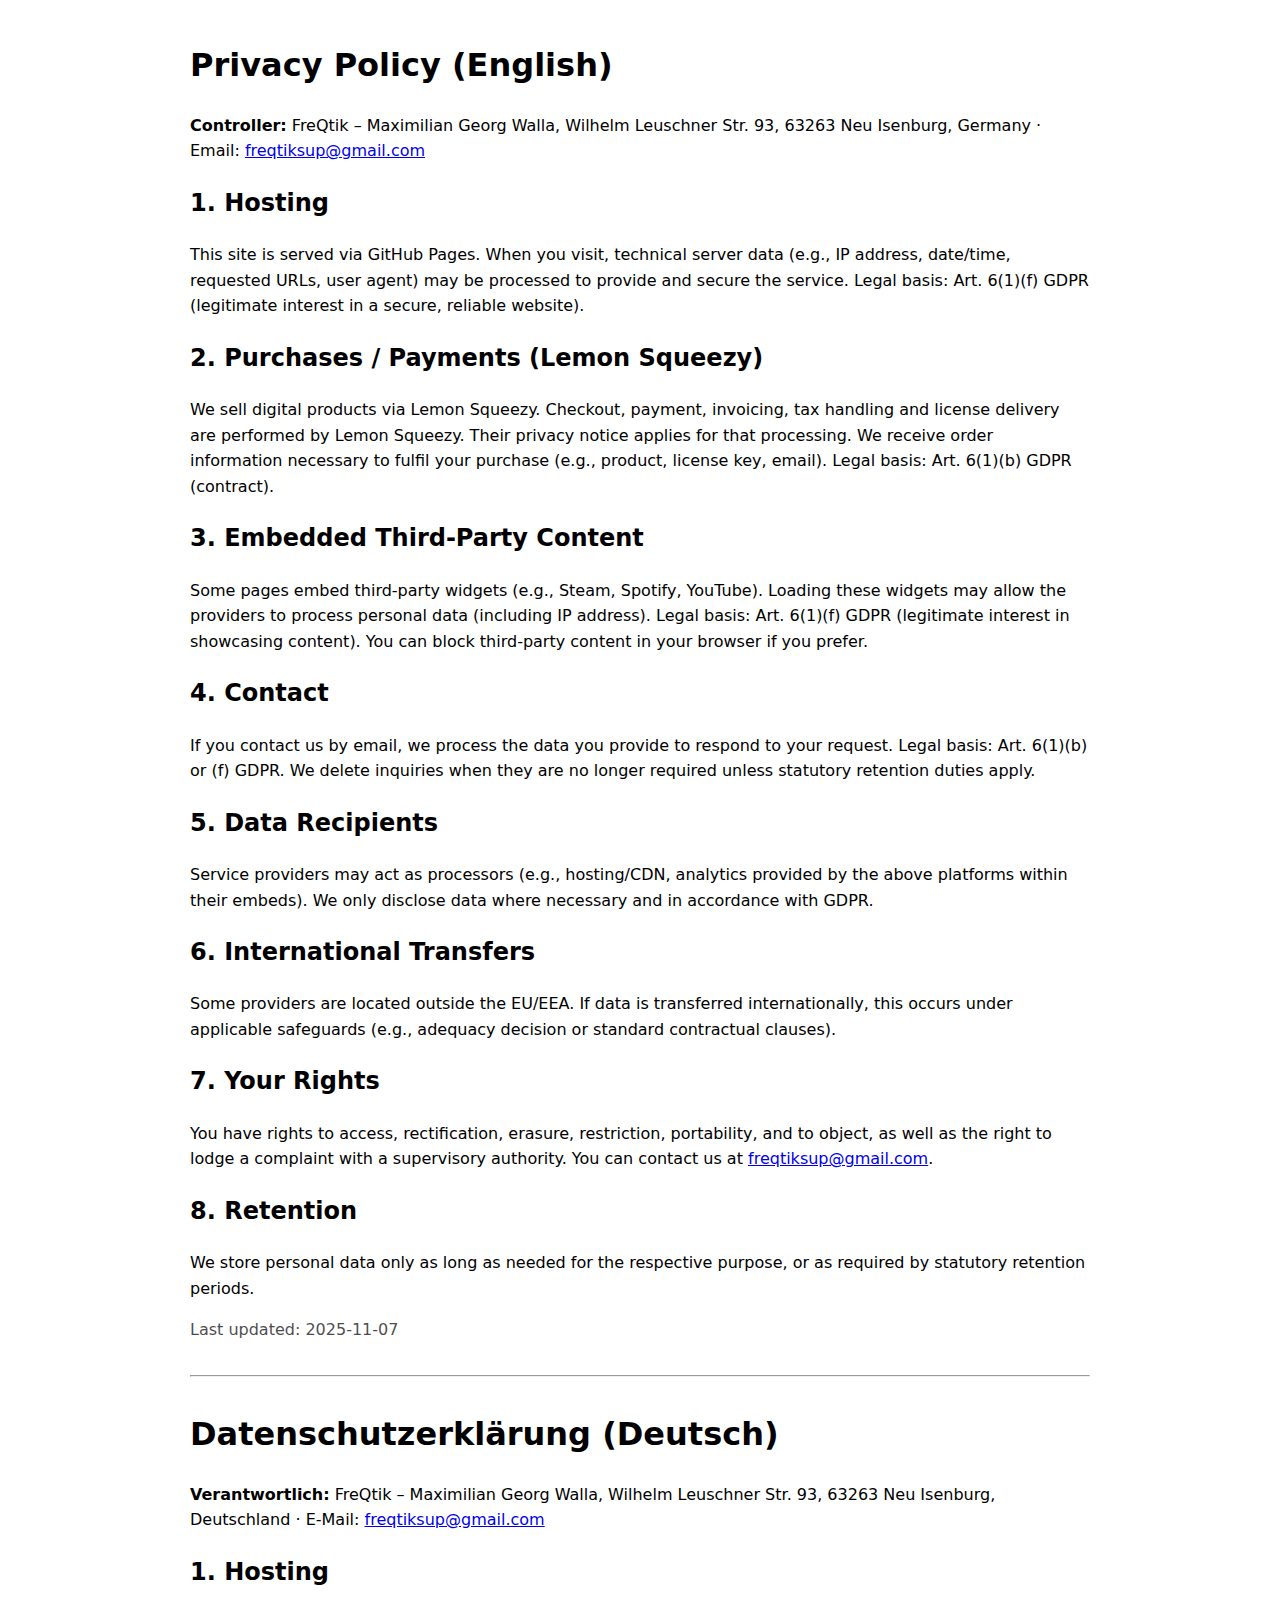
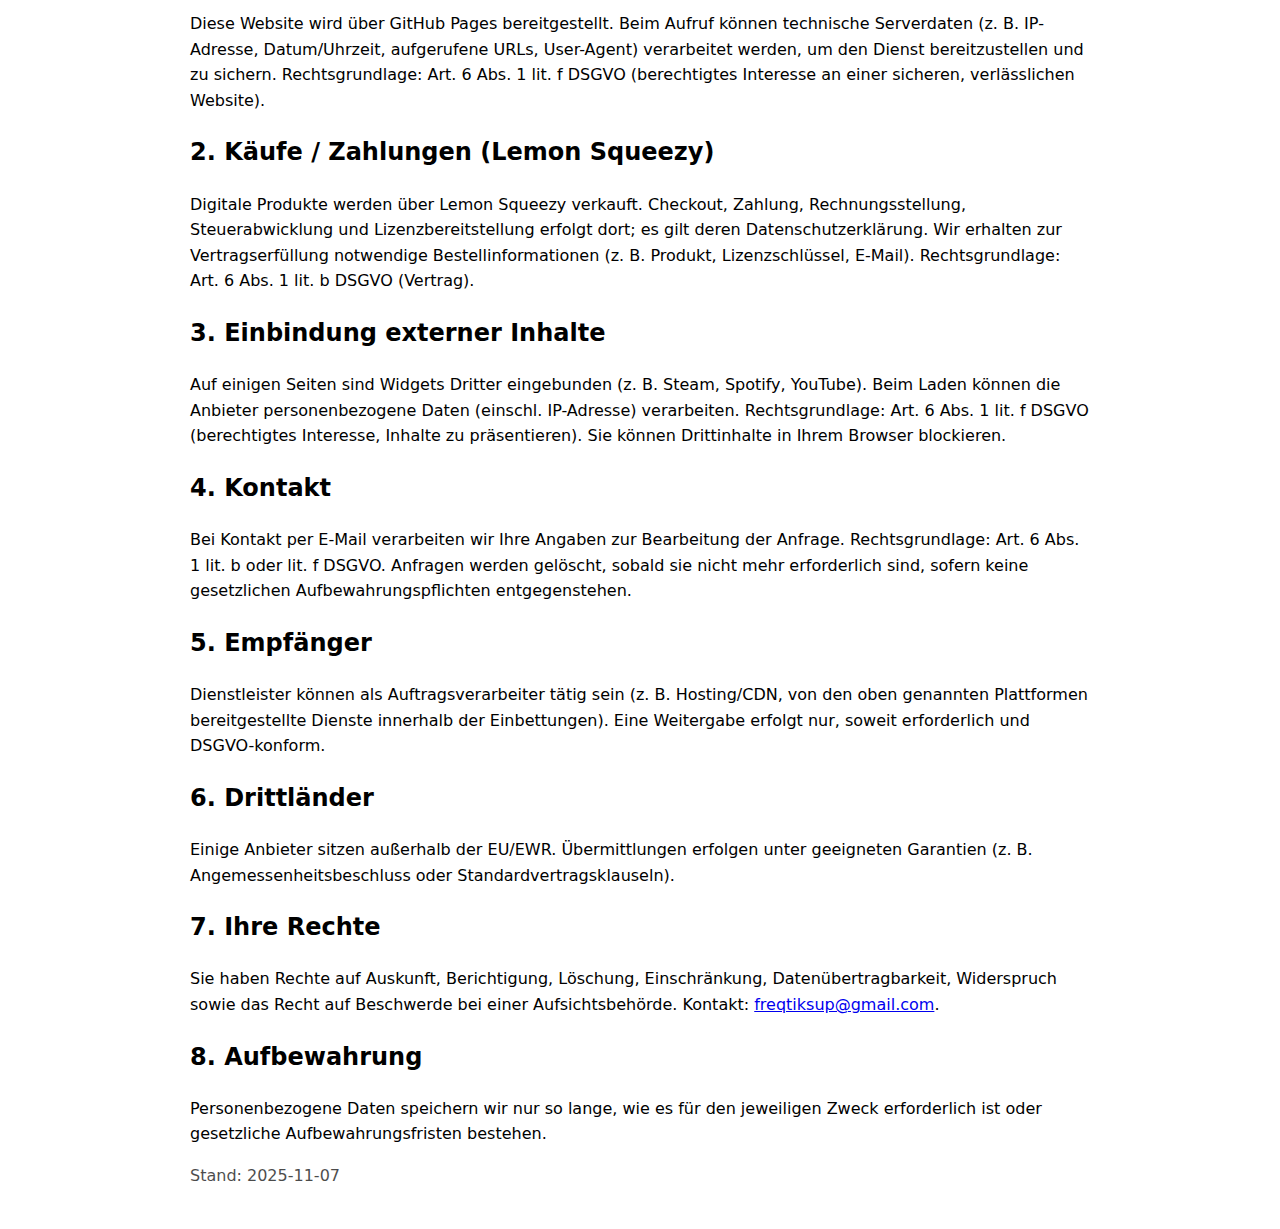
<file: privacy.html>
<!DOCTYPE html>
<html lang="en">
<head>
  <meta charset="utf-8">
  <title>Privacy Policy / Datenschutzerklärung – FreQtik</title>
  <meta name="viewport" content="width=device-width, initial-scale=1">
  <style>body{font-family:system-ui,-apple-system,Segoe UI,Roboto,Manrope,Arial,sans-serif;max-width:900px;margin:40px auto;padding:0 16px;line-height:1.6} h1{margin-top:0}</style>
  <link rel="alternate" hreflang="de" href="/privacy.html">
  <link rel="alternate" hreflang="en" href="/privacy.html">
</head>
  <script>
(function(){
  try {
    const nodes = document.querySelectorAll('.eml');
    nodes.forEach(n => {
      const u = n.getAttribute('data-user');
      const d = n.getAttribute('data-domain');
      const t = n.getAttribute('data-tld');
      if (!u || !d || !t) return;
      const addr = `${u}@${d}.${t}`;
      const a = document.createElement('a');
      a.href = `mailto:${addr}`;
      a.rel = 'noopener noreferrer';
      a.textContent = addr;
      n.replaceWith(a);
    });
  } catch {}
})();
</script>
<body>
  <h1>Privacy Policy (English)</h1>

  <p><strong>Controller:</strong> FreQtik – Maximilian Georg Walla, Wilhelm Leuschner Str. 93, 63263 Neu Isenburg, Germany · Email: <a href="mailto:freqtiksup@gmail.com">freqtiksup@gmail.com</a></p>

  <h2>1. Hosting</h2>
  <p>This site is served via GitHub Pages. When you visit, technical server data (e.g., IP address, date/time, requested URLs, user agent) may be processed to provide and secure the service. Legal basis: Art. 6(1)(f) GDPR (legitimate interest in a secure, reliable website).</p>

  <h2>2. Purchases / Payments (Lemon Squeezy)</h2>
  <p>We sell digital products via Lemon Squeezy. Checkout, payment, invoicing, tax handling and license delivery are performed by Lemon Squeezy. Their privacy notice applies for that processing. We receive order information necessary to fulfil your purchase (e.g., product, license key, email). Legal basis: Art. 6(1)(b) GDPR (contract).</p>

  <h2>3. Embedded Third-Party Content</h2>
  <p>Some pages embed third-party widgets (e.g., Steam, Spotify, YouTube). Loading these widgets may allow the providers to process personal data (including IP address). Legal basis: Art. 6(1)(f) GDPR (legitimate interest in showcasing content). You can block third-party content in your browser if you prefer.</p>

  <h2>4. Contact</h2>
  <p>If you contact us by email, we process the data you provide to respond to your request. Legal basis: Art. 6(1)(b) or (f) GDPR. We delete inquiries when they are no longer required unless statutory retention duties apply.</p>

  <h2>5. Data Recipients</h2>
  <p>Service providers may act as processors (e.g., hosting/CDN, analytics provided by the above platforms within their embeds). We only disclose data where necessary and in accordance with GDPR.</p>

  <h2>6. International Transfers</h2>
  <p>Some providers are located outside the EU/EEA. If data is transferred internationally, this occurs under applicable safeguards (e.g., adequacy decision or standard contractual clauses).</p>

  <h2>7. Your Rights</h2>
  <p>You have rights to access, rectification, erasure, restriction, portability, and to object, as well as the right to lodge a complaint with a supervisory authority. You can contact us at <a href="mailto:freqtiksup@gmail.com">freqtiksup@gmail.com</a>.</p>

  <h2>8. Retention</h2>
  <p>We store personal data only as long as needed for the respective purpose, or as required by statutory retention periods.</p>

  <p style="opacity:.7">Last updated: 2025-11-07</p>

  <hr style="margin:32px 0">

  <h1>Datenschutzerklärung (Deutsch)</h1>

  <p><strong>Verantwortlich:</strong> FreQtik – Maximilian Georg Walla, Wilhelm Leuschner Str. 93, 63263 Neu Isenburg, Deutschland · E-Mail: <a href="mailto:freqtiksup@gmail.com">freqtiksup@gmail.com</a></p>

  <h2>1. Hosting</h2>
  <p>Diese Website wird über GitHub Pages bereitgestellt. Beim Aufruf können technische Serverdaten (z. B. IP-Adresse, Datum/Uhrzeit, aufgerufene URLs, User-Agent) verarbeitet werden, um den Dienst bereitzustellen und zu sichern. Rechtsgrundlage: Art. 6 Abs. 1 lit. f DSGVO (berechtigtes Interesse an einer sicheren, verlässlichen Website).</p>

  <h2>2. Käufe / Zahlungen (Lemon Squeezy)</h2>
  <p>Digitale Produkte werden über Lemon Squeezy verkauft. Checkout, Zahlung, Rechnungsstellung, Steuerabwicklung und Lizenzbereitstellung erfolgt dort; es gilt deren Datenschutzerklärung. Wir erhalten zur Vertragserfüllung notwendige Bestellinformationen (z. B. Produkt, Lizenzschlüssel, E-Mail). Rechtsgrundlage: Art. 6 Abs. 1 lit. b DSGVO (Vertrag).</p>

  <h2>3. Einbindung externer Inhalte</h2>
  <p>Auf einigen Seiten sind Widgets Dritter eingebunden (z. B. Steam, Spotify, YouTube). Beim Laden können die Anbieter personenbezogene Daten (einschl. IP-Adresse) verarbeiten. Rechtsgrundlage: Art. 6 Abs. 1 lit. f DSGVO (berechtigtes Interesse, Inhalte zu präsentieren). Sie können Drittinhalte in Ihrem Browser blockieren.</p>

  <h2>4. Kontakt</h2>
  <p>Bei Kontakt per E-Mail verarbeiten wir Ihre Angaben zur Bearbeitung der Anfrage. Rechtsgrundlage: Art. 6 Abs. 1 lit. b oder lit. f DSGVO. Anfragen werden gelöscht, sobald sie nicht mehr erforderlich sind, sofern keine gesetzlichen Aufbewahrungspflichten entgegenstehen.</p>

  <h2>5. Empfänger</h2>
  <p>Dienstleister können als Auftragsverarbeiter tätig sein (z. B. Hosting/CDN, von den oben genannten Plattformen bereitgestellte Dienste innerhalb der Einbettungen). Eine Weitergabe erfolgt nur, soweit erforderlich und DSGVO-konform.</p>

  <h2>6. Drittländer</h2>
  <p>Einige Anbieter sitzen außerhalb der EU/EWR. Übermittlungen erfolgen unter geeigneten Garantien (z. B. Angemessenheitsbeschluss oder Standardvertragsklauseln).</p>

  <h2>7. Ihre Rechte</h2>
  <p>Sie haben Rechte auf Auskunft, Berichtigung, Löschung, Einschränkung, Datenübertragbarkeit, Widerspruch sowie das Recht auf Beschwerde bei einer Aufsichtsbehörde. Kontakt: <a href="mailto:freqtiksup@gmail.com">freqtiksup@gmail.com</a>.</p>

  <h2>8. Aufbewahrung</h2>
  <p>Personenbezogene Daten speichern wir nur so lange, wie es für den jeweiligen Zweck erforderlich ist oder gesetzliche Aufbewahrungsfristen bestehen.</p>

  <p style="opacity:.7">Stand: 2025-11-07</p>
</body>
</html>
</file>
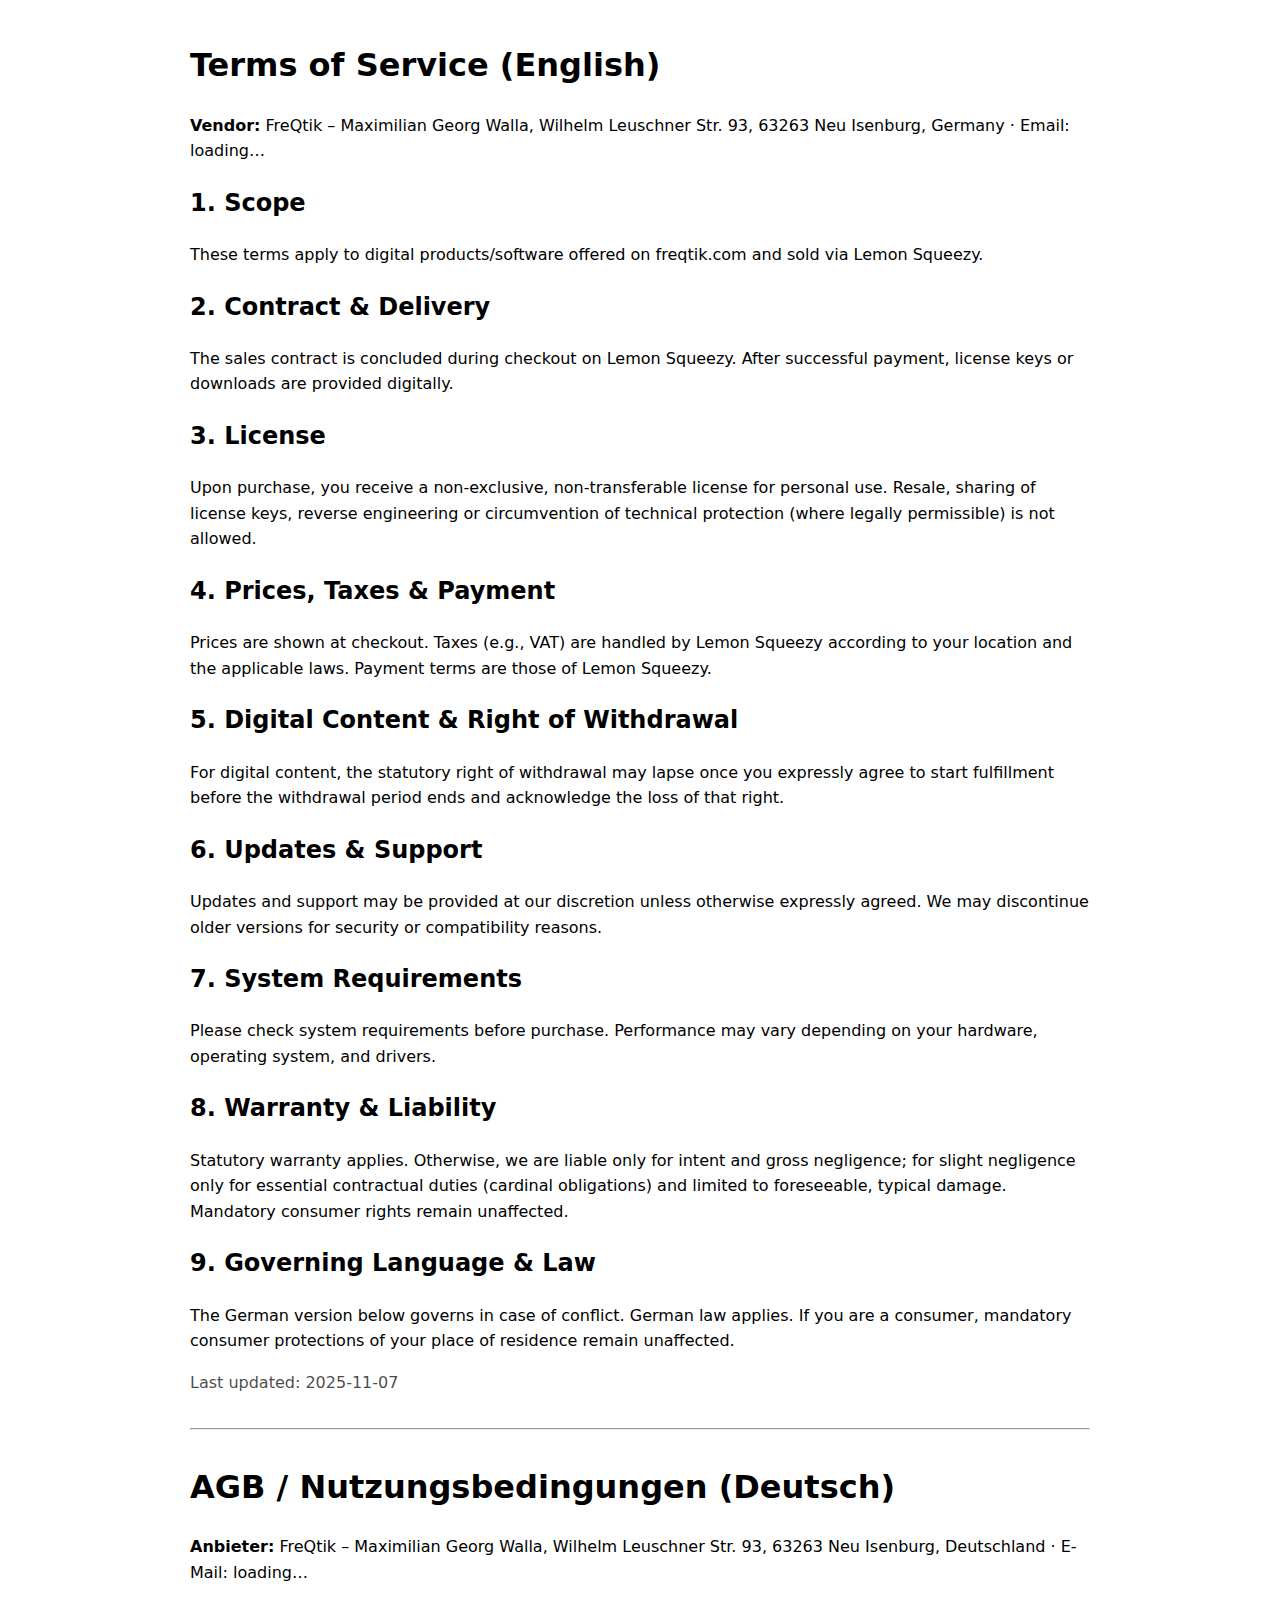
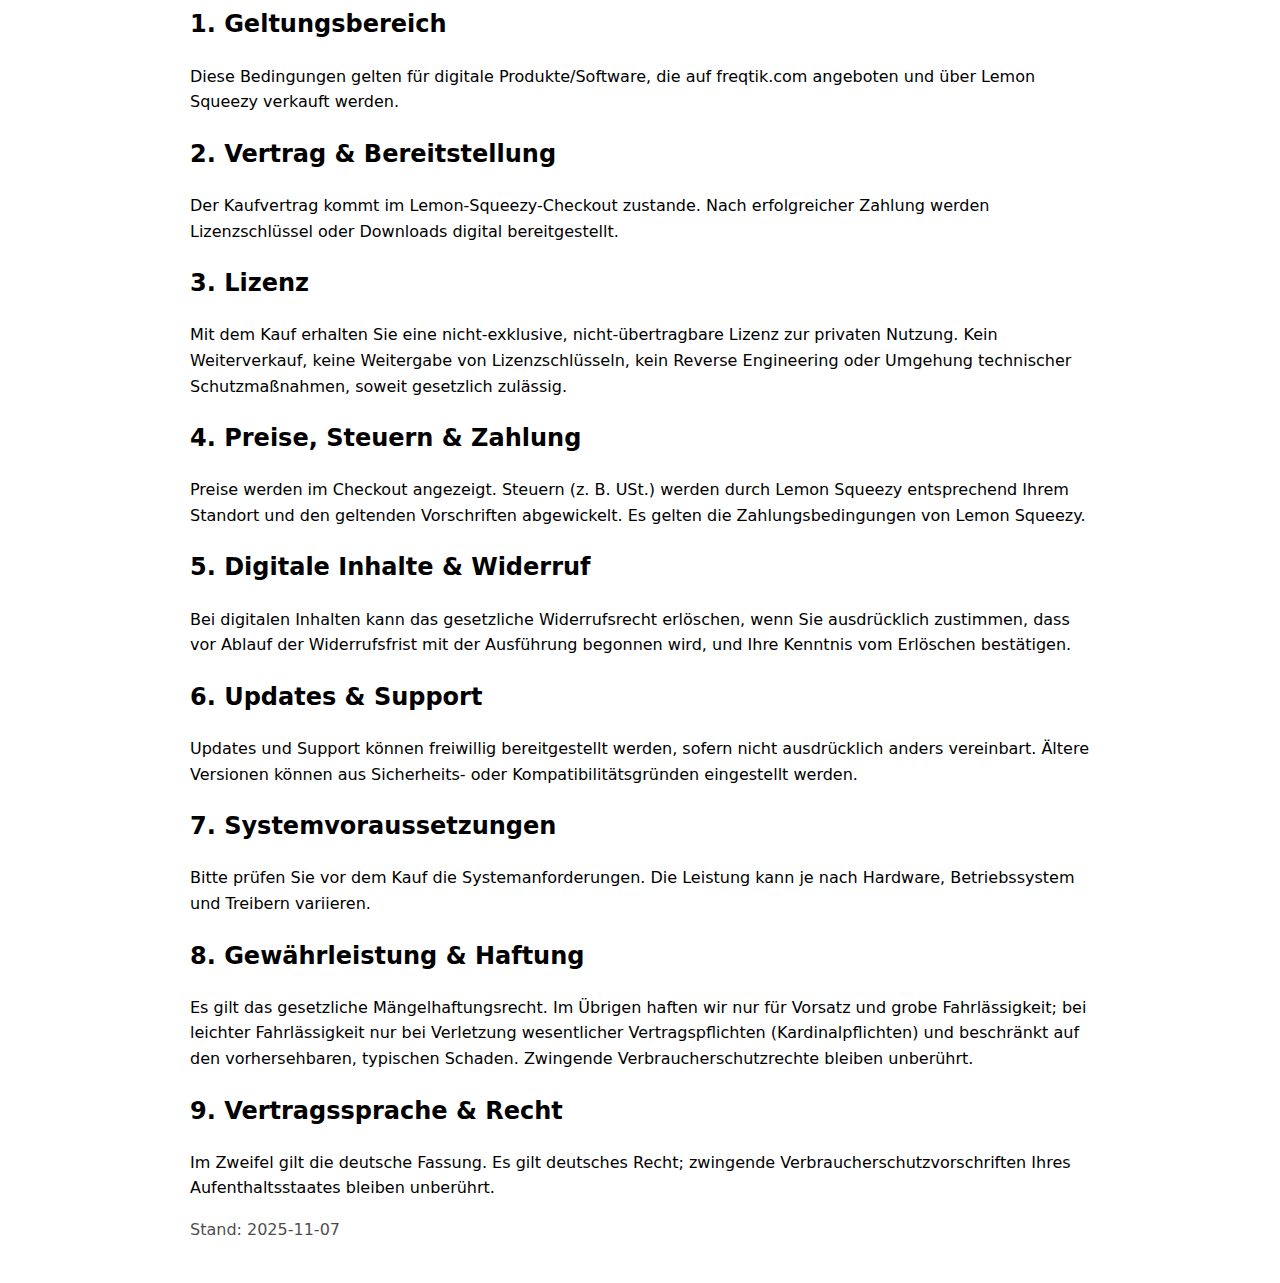
<file: terms.html>
<!DOCTYPE html>
<html lang="en">
<head>
  <meta charset="utf-8">
  <title>Terms of Service / AGB – FreQtik</title>
  <meta name="viewport" content="width=device-width, initial-scale=1">
  <style>body{font-family:system-ui,-apple-system,Segoe UI,Roboto,Manrope,Arial,sans-serif;max-width:900px;margin:40px auto;padding:0 16px;line-height:1.6} h1{margin-top:0}</style>
  <link rel="alternate" hreflang="de" href="/terms.html">
  <link rel="alternate" hreflang="en" href="/terms.html">
</head>
  <script>
(function(){
  try {
    const nodes = document.querySelectorAll('.eml');
    nodes.forEach(n => {
      const u = n.getAttribute('data-user');
      const d = n.getAttribute('data-domain');
      const t = n.getAttribute('data-tld');
      if (!u || !d || !t) return;
      const addr = `${u}@${d}.${t}`;
      const a = document.createElement('a');
      a.href = `mailto:${addr}`;
      a.rel = 'noopener noreferrer';
      a.textContent = addr;
      n.replaceWith(a);
    });
  } catch {}
})();
</script>
<body>
  <h1>Terms of Service (English)</h1>

  <p><strong>Vendor:</strong> FreQtik – Maximilian Georg Walla, Wilhelm Leuschner Str. 93, 63263 Neu Isenburg, Germany · Email: <span class="eml" data-user="freqtiksup" data-domain="gmail" data-tld="com">loading…</span>

  <h2>1. Scope</h2>
  <p>These terms apply to digital products/software offered on freqtik.com and sold via Lemon Squeezy.</p>

  <h2>2. Contract & Delivery</h2>
  <p>The sales contract is concluded during checkout on Lemon Squeezy. After successful payment, license keys or downloads are provided digitally.</p>

  <h2>3. License</h2>
  <p>Upon purchase, you receive a non-exclusive, non-transferable license for personal use. Resale, sharing of license keys, reverse engineering or circumvention of technical protection (where legally permissible) is not allowed.</p>

  <h2>4. Prices, Taxes & Payment</h2>
  <p>Prices are shown at checkout. Taxes (e.g., VAT) are handled by Lemon Squeezy according to your location and the applicable laws. Payment terms are those of Lemon Squeezy.</p>

  <h2>5. Digital Content & Right of Withdrawal</h2>
  <p>For digital content, the statutory right of withdrawal may lapse once you expressly agree to start fulfillment before the withdrawal period ends and acknowledge the loss of that right.</p>

  <h2>6. Updates & Support</h2>
  <p>Updates and support may be provided at our discretion unless otherwise expressly agreed. We may discontinue older versions for security or compatibility reasons.</p>

  <h2>7. System Requirements</h2>
  <p>Please check system requirements before purchase. Performance may vary depending on your hardware, operating system, and drivers.</p>

  <h2>8. Warranty & Liability</h2>
  <p>Statutory warranty applies. Otherwise, we are liable only for intent and gross negligence; for slight negligence only for essential contractual duties (cardinal obligations) and limited to foreseeable, typical damage. Mandatory consumer rights remain unaffected.</p>

  <h2>9. Governing Language & Law</h2>
  <p>The German version below governs in case of conflict. German law applies. If you are a consumer, mandatory consumer protections of your place of residence remain unaffected.</p>

  <p style="opacity:.7">Last updated: 2025-11-07</p>

  <hr style="margin:32px 0">

  <h1>AGB / Nutzungsbedingungen (Deutsch)</h1>

  <p><strong>Anbieter:</strong> FreQtik – Maximilian Georg Walla, Wilhelm Leuschner Str. 93, 63263 Neu Isenburg, Deutschland · E-Mail: <span class="eml" data-user="freqtiksup" data-domain="gmail" data-tld="com">loading…</span>

  <h2>1. Geltungsbereich</h2>
  <p>Diese Bedingungen gelten für digitale Produkte/Software, die auf freqtik.com angeboten und über Lemon Squeezy verkauft werden.</p>

  <h2>2. Vertrag & Bereitstellung</h2>
  <p>Der Kaufvertrag kommt im Lemon-Squeezy-Checkout zustande. Nach erfolgreicher Zahlung werden Lizenzschlüssel oder Downloads digital bereitgestellt.</p>

  <h2>3. Lizenz</h2>
  <p>Mit dem Kauf erhalten Sie eine nicht-exklusive, nicht-übertragbare Lizenz zur privaten Nutzung. Kein Weiterverkauf, keine Weitergabe von Lizenzschlüsseln, kein Reverse Engineering oder Umgehung technischer Schutzmaßnahmen, soweit gesetzlich zulässig.</p>

  <h2>4. Preise, Steuern & Zahlung</h2>
  <p>Preise werden im Checkout angezeigt. Steuern (z. B. USt.) werden durch Lemon Squeezy entsprechend Ihrem Standort und den geltenden Vorschriften abgewickelt. Es gelten die Zahlungsbedingungen von Lemon Squeezy.</p>

  <h2>5. Digitale Inhalte & Widerruf</h2>
  <p>Bei digitalen Inhalten kann das gesetzliche Widerrufsrecht erlöschen, wenn Sie ausdrücklich zustimmen, dass vor Ablauf der Widerrufsfrist mit der Ausführung begonnen wird, und Ihre Kenntnis vom Erlöschen bestätigen.</p>

  <h2>6. Updates & Support</h2>
  <p>Updates und Support können freiwillig bereitgestellt werden, sofern nicht ausdrücklich anders vereinbart. Ältere Versionen können aus Sicherheits- oder Kompatibilitätsgründen eingestellt werden.</p>

  <h2>7. Systemvoraussetzungen</h2>
  <p>Bitte prüfen Sie vor dem Kauf die Systemanforderungen. Die Leistung kann je nach Hardware, Betriebssystem und Treibern variieren.</p>

  <h2>8. Gewährleistung & Haftung</h2>
  <p>Es gilt das gesetzliche Mängelhaftungsrecht. Im Übrigen haften wir nur für Vorsatz und grobe Fahrlässigkeit; bei leichter Fahrlässigkeit nur bei Verletzung wesentlicher Vertragspflichten (Kardinalpflichten) und beschränkt auf den vorhersehbaren, typischen Schaden. Zwingende Verbraucherschutzrechte bleiben unberührt.</p>

  <h2>9. Vertragssprache & Recht</h2>
  <p>Im Zweifel gilt die deutsche Fassung. Es gilt deutsches Recht; zwingende Verbraucherschutzvorschriften Ihres Aufenthaltsstaates bleiben unberührt.</p>

  <p style="opacity:.7">Stand: 2025-11-07</p>
</body>
</html>
</file>
